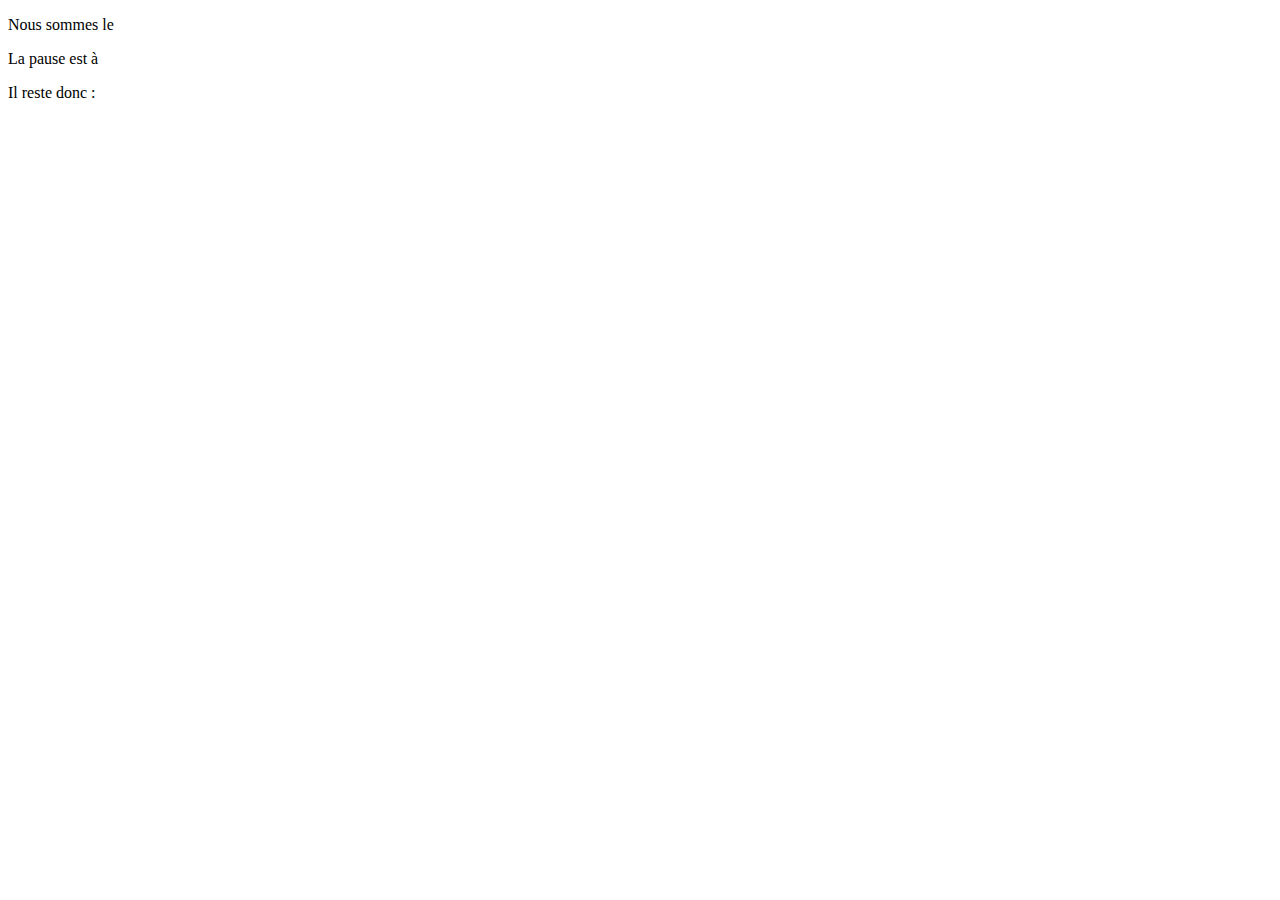
<file: Compte-a-rebours/index.html>
<!DOCTYPE HTML>
<html>
<head>
<script src="https://code.jquery.com/jquery-3.1.1.min.js" integrity="sha256-hVVnYaiADRTO2PzUGmuLJr8BLUSjGIZsDYGmIJLv2b8=" crossorigin="anonymous"></script>
</head>

<body>
<p> Nous sommes le <span class="today"></span> </p>
<p> La pause est à <span class="pause"></span> </p>
<p> Il reste donc <span class="min"></span>:<span class="sec"></span></p>


</body>

</html>


<script type="text/javascript">
var today = new Date
var pause = new Date(2017, 02, 27, 12, 30, 00)
var diff = pause - today
var sec, min, tmp

$('.today').text(today.toLocaleString())
$('.pause').text(pause.toLocaleString())

tmp = Math.floor(diff/1000)
sec = diff % 60
tmp = Math.floor((diff - sec)/60)
min = diff % 60

$('.min').text(min)
$('.sec').text(sec)

</script>
</file>
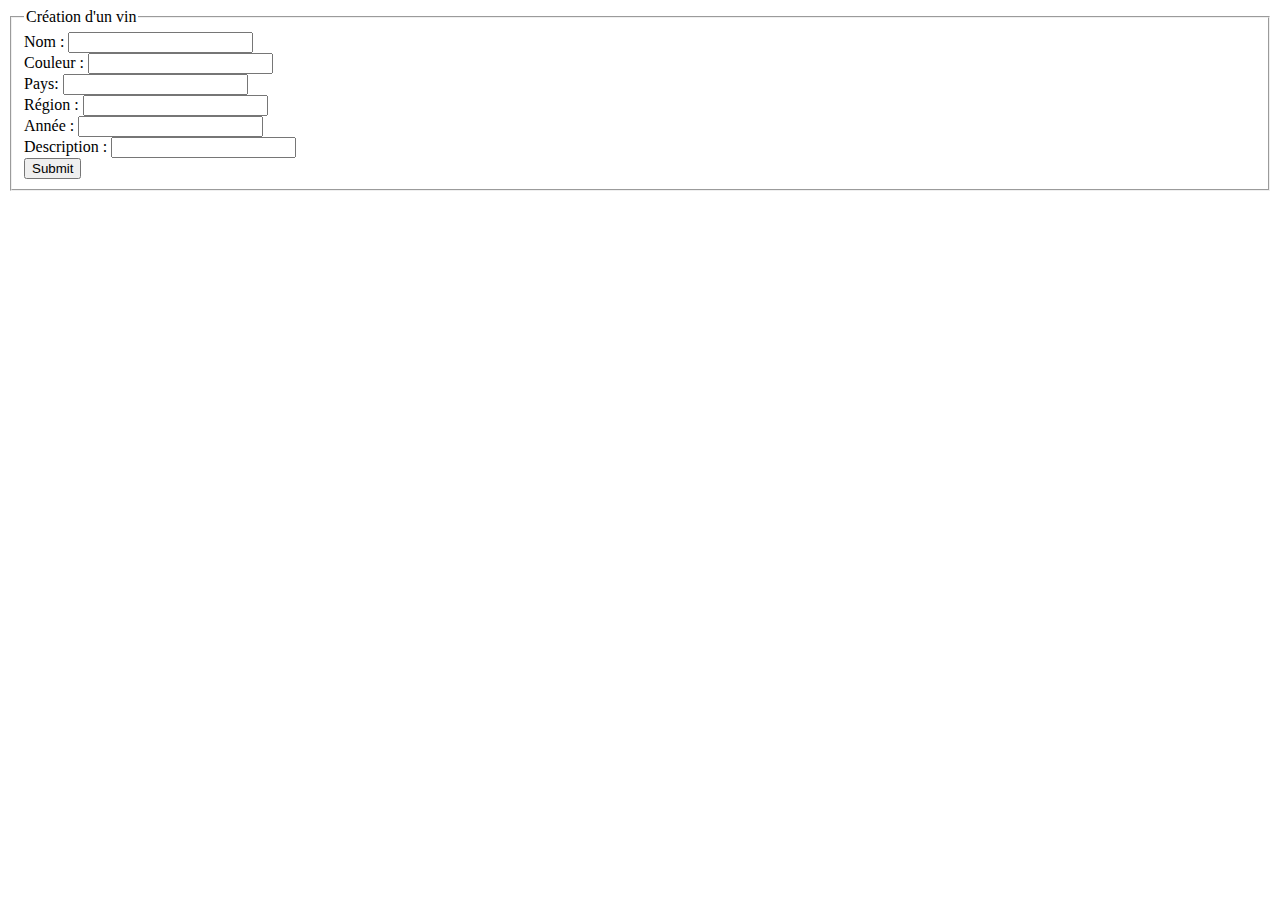
<file: FormAjax/index.html>
<!DOCTYPE html>
<html>
<head>
    <title>Formulaire validation</title>
    <script src="https://code.jquery.com/jquery-3.1.1.min.js" integrity="sha256-hVVnYaiADRTO2PzUGmuLJr8BLUSjGIZsDYGmIJLv2b8=" crossorigin="anonymous"></script>
    <meta charset='utf-8'>
</head>
<body>
    <form action="" method="POST" class="form">
      <fieldset>
        <legend> Création d'un vin </legend>
        <label for="name" >
            Nom :
            <input name="name" id="name" type="text">
        </label><br>
        <label for="grapes" >
            Couleur :
            <input name="grapes" id="grapes" type="text">
        </label><br>
        <label for="country" >
            Pays:
            <input name="country" id="country" type="text">
        </label><br>
        <label for="region" >
            Région :
            <input name="region" id="region" type="text">
        </label><br>
        <label for="year" >
            Année :
            <input name="year" id="year" type="text">
        </label><br>
        <label for="description" >
            Description :
            <input name="description" id="description" type="text">
        </label><br>
        <input type="submit">
      </fieldset>
    </form>
</body>
</html>

<script>
//post put delete
$(document).ready(function(){
  $('.form').on('submit', function(e){
    e.preventDefault();
    var nameP = $('#name').val()
    var grapesP = $('#grapes').val()
    var countryP = $('#country').val()
    var regionP = $('#region').val()
    var yearP= $('#year').val()
    var descriptionP = $('#description').val()
// CREATE WINE
 /*$.ajax({
      url: 'http://192.168.1.223/v1/wines',
      type: 'POST',
      data: {
        name: nameP,
        grapes: grapesP,
        country: countryP,
        region: regionP,
        year: yearP,
        description: descriptionP,
      },
      success: function(data){
        console.log(data)
      },
      error: function(err) {
        console.log("erreur")
      }
    })*/

 // ALL WINES
    $.ajax({
         url: 'http://192.168.1.223/v1/wines',
         type: 'GET',
         success: function(res){
           console.log(res)
         },
         error: function(err) {
           console.log("erreur")
         }
       })

//ONE WINE
      /*$.ajax({
            url: 'http://192.168.1.223/v1/wines/31',
            type: 'GET',
            success: function(res){
              console.log(res)
            },
            error: function(err) {
              console.log("erreur")
            }
          })*/

// DELETE WINE
/*$.ajax({
     url: 'http://192.168.1.223/v1/wines/31',
     type: 'DELETE',
     success: function(res){
       console.log(res)
     },
     error: function(err) {
       console.log("erreur")
     }
   })
*/

// UPDATE WINE
/*$.ajax({
     url: 'http://192.168.1.223/v1/wines/31',
     type: 'PUT',
     data: {
       name: nameP,
       grapes: grapesP,
       country: countryP,
       region: regionP,
       year: yearP,
       description: descriptionP,
     },
     success: function(res){
       console.log(res)
     },
     error: function(err) {
       console.log("erreur")
     }
   })*/


 })
})

</script>
</file>
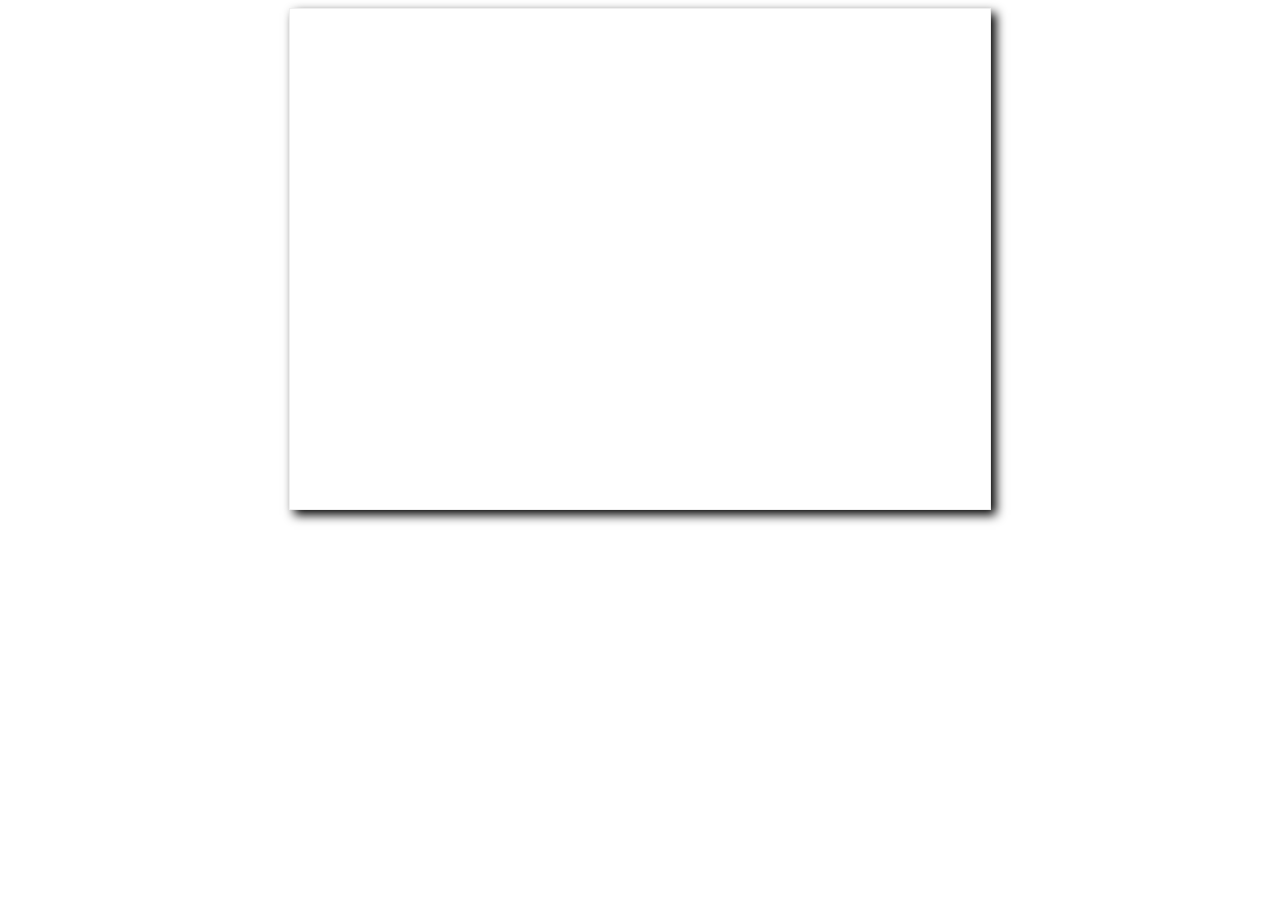
<file: Geolocalisation/index.html>
<!--https://snazzymaps.com/-->


<!-- Déclaration type HTML5 -->
<!DOCTYPE html>
<html lang="en">
 <head>
  <meta charset="utf-8" />
  <title>HTML5 Geolocation</title>
  <!-- Inclusion de l'API Google Maps -->
  <script src="http://maps.google.com/maps/api/js?sensor=true"></script>
  <script>

   // On vérifie si le navigateur supporte la géolocalisation
   if(navigator.geolocation) {

    function hasPosition(position) {
    // Instanciation
     var point = new google.maps.LatLng(position.coords.latitude, position.coords.longitude),

     custom = [{"stylers":[{"hue":"#ff61a6"},{"visibility":"on"},{"invert_lightness":true},{"saturation":40},{"lightness":10}]}]


     var customMap = new google.maps.StyledMapType(custom,{name: "Styled Map"});

     // Ajustage des paramètres
     myOptions = {
      zoom: 15,
      center: point,
      mapTypeId: google.maps.MapTypeId.ROADMAP,
     },



     // Envoi de la carte dans la div
     mapDiv = document.getElementById("mapDiv"),
     map = new google.maps.Map(mapDiv, myOptions),

     marker = new google.maps.Marker({
      position: point,
      map: map,
      // Texte du point
      title: "Vous êtes ici"
      });


      //Associate the styled map with the MapTypeId and set it to display.
      map.mapTypes.set('map_style', customMap);
      map.setMapTypeId('map_style');
    }
    navigator.geolocation.getCurrentPosition(hasPosition);
   }
  </script>
  <style>
   #mapDiv {
    /* Modifier la taille de la carte avec width et height */
    width:700px;
    height:500px;
    border:1px solid #efefef;
    margin:auto;
    -moz-box-shadow:5px 5px 10px #000;
    -webkit-box-shadow:5px 5px 10px #000;
   }
  </style>
 </head>

 <body>
  <!-- La carte sera chargée ici -->
  <div id="mapDiv"></div>
 </body>
</html>
</file>
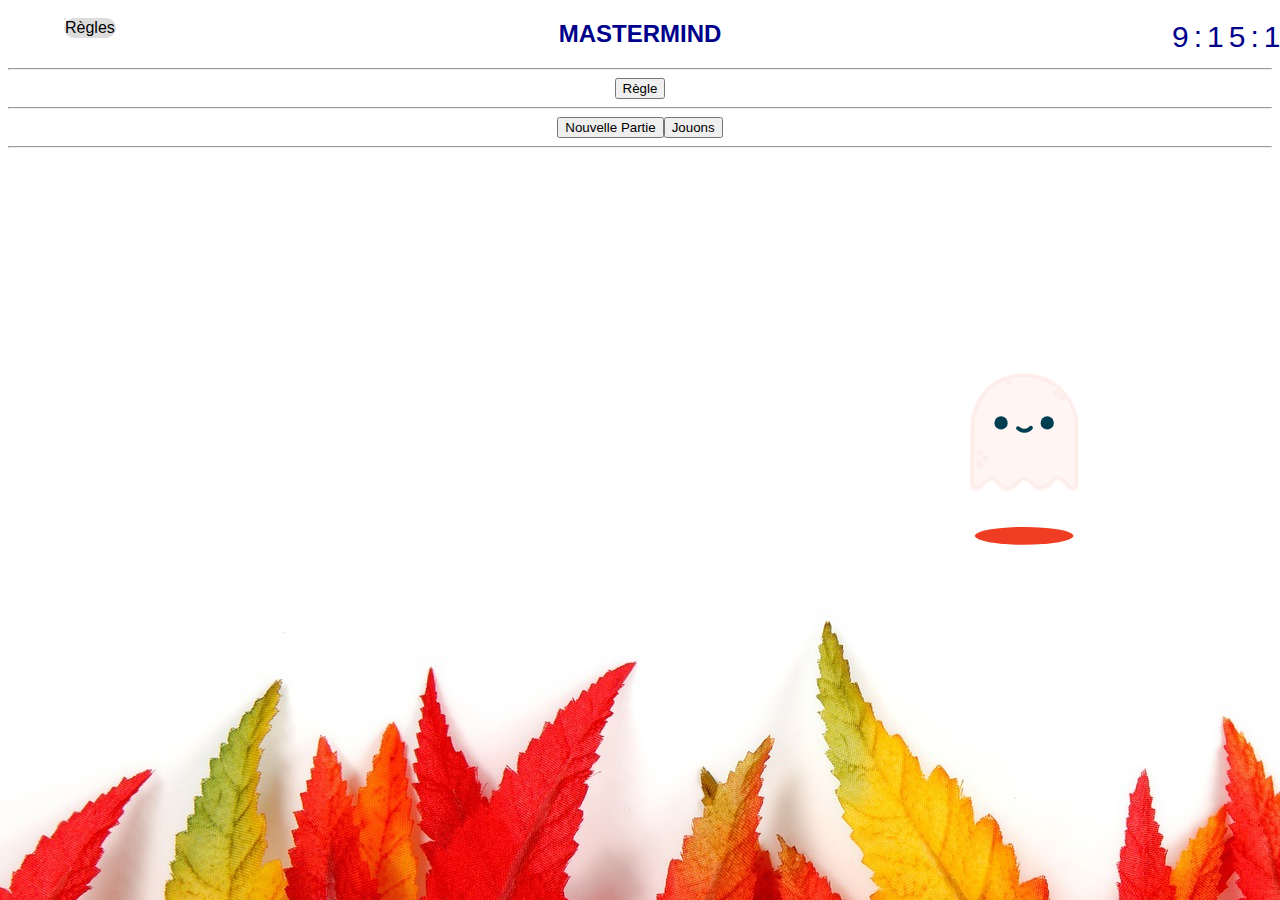
<file: MASTERMIND/index.html>
<!--https://snazzymaps.com/-->


<!-- Déclaration type HTML5 -->
<!DOCTYPE html>
<html lang="en">
 <head>
  <meta charset="utf-8" />
  <title>HTML5 MASTERMIND</title>
  <script src="https://code.jquery.com/jquery-3.1.1.min.js" integrity="sha256-hVVnYaiADRTO2PzUGmuLJr8BLUSjGIZsDYGmIJLv2b8=" crossorigin="anonymous"></script>
  <link rel="stylesheet" type="text/css" href="CSS_script/popup.css" />
  <link rel="stylesheet" type="text/css" href="CSS_script/desk.css" />
  <link rel="stylesheet" type="text/css" href="CSS_script/konami.css" />

  <script type="text/javascript">
			window.onload = function(){
				snow.init(10);
			};
		</script>
 </head>

 <body style="text-align:center">

<h2>MASTERMIND</h2>
<hr>
<!-- Trigger/Open The Modal -->
<button id="myBtn">Règle</button>
<hr>
<!-- The Modal -->
<div id="myModal" class="modal">

  <!-- Modal content -->
  <div class="modal-content">
    <div class="modal-header">
      <span class="close">&times;</span>
      <h2>Si vous êtes comme moi, vous ne connaissez pas les règles ... Régalez-vous !</h2>
    </div>
    <div class="modal-body">
      <p>Qui n’a jamais joué au Mastermind ? Rien de tel pour faire travailler ses neurones que de rechercher la bonne combinaison des pions de couleurs ! Petit retour sur la règle du jeu.</p>
      <p>Le Mastermind est un jeu de logique et de déduction qui repose sur un principe très simple : retrouver une combinaison de 4 pions (parmi 8 couleurs possibles) en moins de 10 essais.
<hr>
Ce jeu de société, où les deux adversaires jouent à tour de rôle, est accessible à tous à partir de 7 ans. Il constitue même un excellent exercice pour entretenir sa mémoire et ses capacités de réflexion à tout âge.</p>
  <p>Le but du Mastermind est de découvrir en moins de 10 essais une combinaison de 4 billes de couleurs parmi 8 couleurs possibles.

A chaque essai, le joueur reçoit des indications sur les couleurs et les emplacements qu’il a choisis :<ul style="list-style-type:disc">
<li>un pion noir (ou rouge) indique une bille bien placée</li>
<li>un pion blanc indique une bille de la bonne couleur mais mal placée.</li>
</ul>
<hr>
La stratégie consiste à choisir les couleurs et leur emplacement en fonction des coups précédents. Le but est d’obtenir le plus d’informations et de se rapprocher le plus rapidement possible de la solution puisque le nombre de propositions est limité.
<hr>
A noter : on peut accroître la difficulté du jeu en autorisant plusieurs pions de la même couleur ou l'absence d'un ou plusieurs pion(s) dans la combinaison à découvrir.<p>
    </div>
    <div class="modal-footer">
      <h3> !! A votre service !! </h3>
    </div>
  </div>
</div>
<!----------------------------------------Développement----MASTERMIND--------------------------------------------->

<button type="button" onclick="NewGame()" id="btnNewGame">Nouvelle Partie</button><button type="button" onclick="showDesk()" id="btnPlay">Jouons</button>
<hr>
<div id="konami"></div>
<br><br><br><div id="desk"></div>
<div id="resultGame"></div>

 <a class="info">Règles<span>
   <h2>Si vous êtes comme moi, vous ne connaissez pas les règles ... Régalez-vous !</h2><hr>
   <p>Qui n’a jamais joué au Mastermind ? Rien de tel pour faire travailler ses neurones que de rechercher la bonne combinaison des pions de couleurs ! Petit retour sur la règle du jeu.</p>
   <p>Le Mastermind est un jeu de logique et de déduction qui repose sur un principe très simple : retrouver une combinaison de 4 pions (parmi 8 couleurs possibles) en moins de 10 essais.
<hr>
Ce jeu de société, où les deux adversaires jouent à tour de rôle, est accessible à tous à partir de 7 ans. Il constitue même un excellent exercice pour entretenir sa mémoire et ses capacités de réflexion à tout âge.</p>
<p>Le but du Mastermind est de découvrir en moins de 10 essais une combinaison de 4 billes de couleurs parmi 8 couleurs possibles.

A chaque essai, le joueur reçoit des indications sur les couleurs et les emplacements qu’il a choisis :<ul style="list-style-type:disc">
<li>un pion noir (ou rouge) indique une bille bien placée</li>
<li>un pion blanc indique une bille de la bonne couleur mais mal placée.</li>
</ul>
<hr>
La stratégie consiste à choisir les couleurs et leur emplacement en fonction des coups précédents. Le but est d’obtenir le plus d’informations et de se rapprocher le plus rapidement possible de la solution puisque le nombre de propositions est limité.
<hr>
A noter : on peut accroître la difficulté du jeu en autorisant plusieurs pions de la même couleur ou l'absence d'un ou plusieurs pion(s) dans la combinaison à découvrir.<p>
 </span></a>




<div class="container">
<svg class="ghost" version="1.1" id="Layer_1" xmlns="http://www.w3.org/2000/svg" xmlns:xlink="http://www.w3.org/1999/xlink" x="0px" y="0px"
	 width="127.433px" height="132.743px" viewBox="0 0 127.433 132.743" enable-background="new 0 0 127.433 132.743"
	 xml:space="preserve">
<path fill="#FFF6F4" d="M116.223,125.064c1.032-1.183,1.323-2.73,1.391-3.747V54.76c0,0-4.625-34.875-36.125-44.375
	s-66,6.625-72.125,44l-0.781,63.219c0.062,4.197,1.105,6.177,1.808,7.006c1.94,1.811,5.408,3.465,10.099-0.6
	c7.5-6.5,8.375-10,12.75-6.875s5.875,9.75,13.625,9.25s12.75-9,13.75-9.625s4.375-1.875,7,1.25s5.375,8.25,12.875,7.875
	s12.625-8.375,12.625-8.375s2.25-3.875,7.25,0.375s7.625,9.75,14.375,8.125C114.739,126.01,115.412,125.902,116.223,125.064z"/>
<circle fill="#013E51" cx="86.238" cy="57.885" r="6.667"/>
<circle fill="#013E51" cx="40.072" cy="57.885" r="6.667"/>
<path fill="#013E51" d="M71.916,62.782c0.05-1.108-0.809-2.046-1.917-2.095c-0.673-0.03-1.28,0.279-1.667,0.771
	c-0.758,0.766-2.483,2.235-4.696,2.358c-1.696,0.094-3.438-0.625-5.191-2.137c-0.003-0.003-0.007-0.006-0.011-0.009l0.002,0.005
	c-0.332-0.294-0.757-0.488-1.235-0.509c-1.108-0.049-2.046,0.809-2.095,1.917c-0.032,0.724,0.327,1.37,0.887,1.749
	c-0.001,0-0.002-0.001-0.003-0.001c2.221,1.871,4.536,2.88,6.912,2.986c0.333,0.014,0.67,0.012,1.007-0.01
	c3.163-0.191,5.572-1.942,6.888-3.166l0.452-0.453c0.021-0.019,0.04-0.041,0.06-0.061l0.034-0.034
	c-0.007,0.007-0.015,0.014-0.021,0.02C71.666,63.771,71.892,63.307,71.916,62.782z"/>
<circle fill="#FCEFED" stroke="#FEEBE6" stroke-miterlimit="10" cx="18.614" cy="99.426" r="3.292"/>
<circle fill="#FCEFED" stroke="#FEEBE6" stroke-miterlimit="10" cx="95.364" cy="28.676" r="3.291"/>
<circle fill="#FCEFED" stroke="#FEEBE6" stroke-miterlimit="10" cx="24.739" cy="93.551" r="2.667"/>
<circle fill="#FCEFED" stroke="#FEEBE6" stroke-miterlimit="10" cx="101.489" cy="33.051" r="2.666"/>
<circle fill="#FCEFED" stroke="#FEEBE6" stroke-miterlimit="10" cx="18.738" cy="87.717" r="2.833"/>
<path fill="#FCEFED" stroke="#FEEBE6" stroke-miterlimit="10" d="M116.279,55.814c-0.021-0.286-2.323-28.744-30.221-41.012
	c-7.806-3.433-15.777-5.173-23.691-5.173c-16.889,0-30.283,7.783-37.187,15.067c-9.229,9.736-13.84,26.712-14.191,30.259
	l-0.748,62.332c0.149,2.133,1.389,6.167,5.019,6.167c1.891,0,4.074-1.083,6.672-3.311c4.96-4.251,7.424-6.295,9.226-6.295
	c1.339,0,2.712,1.213,5.102,3.762c4.121,4.396,7.461,6.355,10.833,6.355c2.713,0,5.311-1.296,7.942-3.962
	c3.104-3.145,5.701-5.239,8.285-5.239c2.116,0,4.441,1.421,7.317,4.473c2.638,2.8,5.674,4.219,9.022,4.219
	c4.835,0,8.991-2.959,11.27-5.728l0.086-0.104c1.809-2.2,3.237-3.938,5.312-3.938c2.208,0,5.271,1.942,9.359,5.936
	c0.54,0.743,3.552,4.674,6.86,4.674c1.37,0,2.559-0.65,3.531-1.932l0.203-0.268L116.279,55.814z M114.281,121.405
	c-0.526,0.599-1.096,0.891-1.734,0.891c-2.053,0-4.51-2.82-5.283-3.907l-0.116-0.136c-4.638-4.541-7.975-6.566-10.82-6.566
	c-3.021,0-4.884,2.267-6.857,4.667l-0.086,0.104c-1.896,2.307-5.582,4.999-9.725,4.999c-2.775,0-5.322-1.208-7.567-3.59
	c-3.325-3.528-6.03-5.102-8.772-5.102c-3.278,0-6.251,2.332-9.708,5.835c-2.236,2.265-4.368,3.366-6.518,3.366
	c-2.772,0-5.664-1.765-9.374-5.723c-2.488-2.654-4.29-4.395-6.561-4.395c-2.515,0-5.045,2.077-10.527,6.777
	c-2.727,2.337-4.426,2.828-5.37,2.828c-2.662,0-3.017-4.225-3.021-4.225l0.745-62.163c0.332-3.321,4.767-19.625,13.647-28.995
	c3.893-4.106,10.387-8.632,18.602-11.504c-0.458,0.503-0.744,1.165-0.744,1.898c0,1.565,1.269,2.833,2.833,2.833
	c1.564,0,2.833-1.269,2.833-2.833c0-1.355-0.954-2.485-2.226-2.764c4.419-1.285,9.269-2.074,14.437-2.074
	c7.636,0,15.336,1.684,22.887,5.004c26.766,11.771,29.011,39.047,29.027,39.251V121.405z"/>
</svg>



  <p class="shadowFrame"><svg version="1.1" class="shadow" id="Layer_1" xmlns="http://www.w3.org/2000/svg" xmlns:xlink="http://www.w3.org/1999/xlink" x="61px" y="20px"
	 width="122.436px" height="39.744px" viewBox="0 0 122.436 39.744" enable-background="new 0 0 122.436 39.744"
	 xml:space="preserve">
<ellipse fill="#EF3D23" cx="61.128" cy="19.872" rx="49.25" ry="8.916"/>
    </svg></p>
</div>






<div id="horloge"></div>



 </body>
</html>

<script> // SCRIPT POPUP ///

// Get the modal
var modal = document.getElementById('myModal');
// Get the button that opens the modal
var btn = document.getElementById("myBtn");
// Get the <span> element that closes the modal
var span = document.getElementsByClassName("close")[0];
// When the user clicks the button, open the modal
btn.onclick = function() {
    modal.style.display = "block";
}
// When the user clicks on <span> (x), close the modal
span.onclick = function() {
    modal.style.display = "none";
}
// When the user clicks anywhere outside of the modal, close it
window.onclick = function(event) {
    if (event.target == modal) {
        modal.style.display = "none";
    }
}
</script>

<script>
var idCode = 0;
var cleaner = 1;
var cheatCode = ['ArrowUp', 'ArrowUp', 'ArrowDown', 'ArrowDown', 'ArrowLeft', 'ArrowRight', 'ArrowLeft', 'ArrowRight', 'b','a'];

$( document ).ready(function(){
    $(document).on('keyup', function(event){
        if (event.key == cheatCode[idCode]){
            idCode++;
        }else{
            idCode = 0;
            $( "#konami" ).hide();
        }
        if (idCode == 10){
            console.log('tu as trouvé le code secret !!!');
            $('#konami').text('CHEAT CODE:').show();
            $("#konami").append($("<table id='tableKonami'>"));
            $('<tr id="trKonami">').append($('<td id="tdKonami">'), $('<td id="tdKonami">'), $('<td id="tdKonami">'), $('<td id="tdKonami">')).appendTo("#konami table").find('td').css('background-color', function(i, v){
              return colorGame[i];
            });
        }
    })
});
</script>



<script> // SCRIPT DESK //
var cpt = 0;
var colorPlayer = [];
var check = 0;
var color = ['rgb(0, 0, 255)', 'rgb(255, 0, 0)', 'rgb(0, 255, 0)', 'rgb(255, 255, 0)', 'rgb(255, 128, 0)', 'rgb(0, 0, 0)', 'rgb(127, 0, 255)', 'rgb(255, 51, 153)'];
var colorGame = [];
for (var i = 0; i < 4; i++) {
  colorGame.push(color[Math.floor(Math.random() * color.length)]);
}

/*console.log("------------------------------------------------------------------");
console.log("CHEAT CODE: ");
console.log(colorGame);
console.log("------------------------------------------------------------------");*/

function changeColor(){   // CHANGEMENT DE LA COULEUR
  $('#desk td').on('click', function(){
    var index = 0;
    var colorselected = $(this).css('background-color')
    for(let c = 0; c < color.length; c++){
      var index = color.indexOf(colorselected)
      //console.log("index : " + index)
      if(index == 7 ){
        index = index % 7
        $(this).css('background-color', color[index]);
      }else{
        $(this).css('background-color', color[index + 1])
      }
    }
  })
}



//Toutes les autres fois, le bouton récupèrement les tr:nth-last-child(2) <=> la ligne du dessus
  var btn = $('<button id="btnValider">').text('Valider').on('click',function(){
    colorPlayer = [] //Réinitialisation du tableau de couleur précédemment rentré
    //$('#desk tr:last-child td').off('click');
    $('#desk tr:nth-last-child(1)').each(function() {
      $(this).find('td').each (function() {
        colorPlayer.push($(this).css('background-color'))
      });
        //console.log("colorPlayer : " + colorPlayer)
    })
    testColor(colorGame, colorPlayer)
  });

  $('#btnNewGame').hide();

function NewGame(){
  location.reload();
}
setTimeout(function(){init()}, 1000);
function init(){
  //showDesk();;
}

function showDesk() {
  $('#btnPlay').hide();
  $('#btnNewGame').show();
  $('#desk').empty();
  $('#konami').empty();
  $('#resultGame').empty();

  $('#desk').text("Grille de Jeu : ");
  $("#desk").append($("<table>"));
  // CREATION TABLEAU
  $('<tr>').append($('<td>')).append($('<td>')).append($('<td>')).append($('<td>')).append(btn).appendTo("#desk table");
  changeColor();
}

function showNewLine() {
  // CREATION NOUVELLE LIGNE
  $('<tr>').append($('<td>')).append($('<td>')).append($('<td>')).append($('<td>')).append(btn).appendTo("#desk table");
  changeColor();
  check++;
}

function testColor(colorGame, colorPlayer){
  if ($(colorGame).not(colorPlayer).length === 0 && $(colorPlayer).not(colorGame).length === 0) {
    //console.log("GAGNE !");
    $("button").remove("#btnValider");
    cpt++;
    $('#resultGame').text("Bravo tu viens de gagner en "+ cpt +" coups !");
    //setTimeout(function(){location.reload()}, 2500)
  }
  else{
    if (check < 9) {
      for(let c = 0; c < colorGame.length; c++){
        if(colorGame[c] == colorPlayer[c]){
          $('#desk tr:last-child').append("<div id='red'>")
        }else if($.inArray(colorPlayer[c], colorGame) !== -1){ // -1 : not found
          $('#desk tr:last-child').append("<div id='white'>")
        }
      }
      cpt++;
      showNewLine();
    }
    else {
    //console.log("PERDU !");
    $("button").remove("#btnValider");
     $('#resultGame').text("Va mourir avec des licornes !");
     //setTimeout(function(){location.reload()}, 4000)
    }
  }
}
</script>



<script> // HORLOGE
window.onload=function() {
  horloge('horloge');
};

function horloge(el) {
  if(typeof el=="string") { el = document.getElementById(el); }
  function actualiser() {
    var date = new Date();
    var str = "";
    str += "<div class='hoursandmin'><span class='hours'>" + date.getHours() + "</span>" + ":<span class='min'>" + (date.getMinutes()<10?'0':'')+date.getMinutes() + "</span>" + ":<span class='sec'>" + date.getSeconds() + "</span></div>";
    el.innerHTML = str;
  }
  actualiser();
  setInterval(actualiser,1000);
}
</script>
</file>
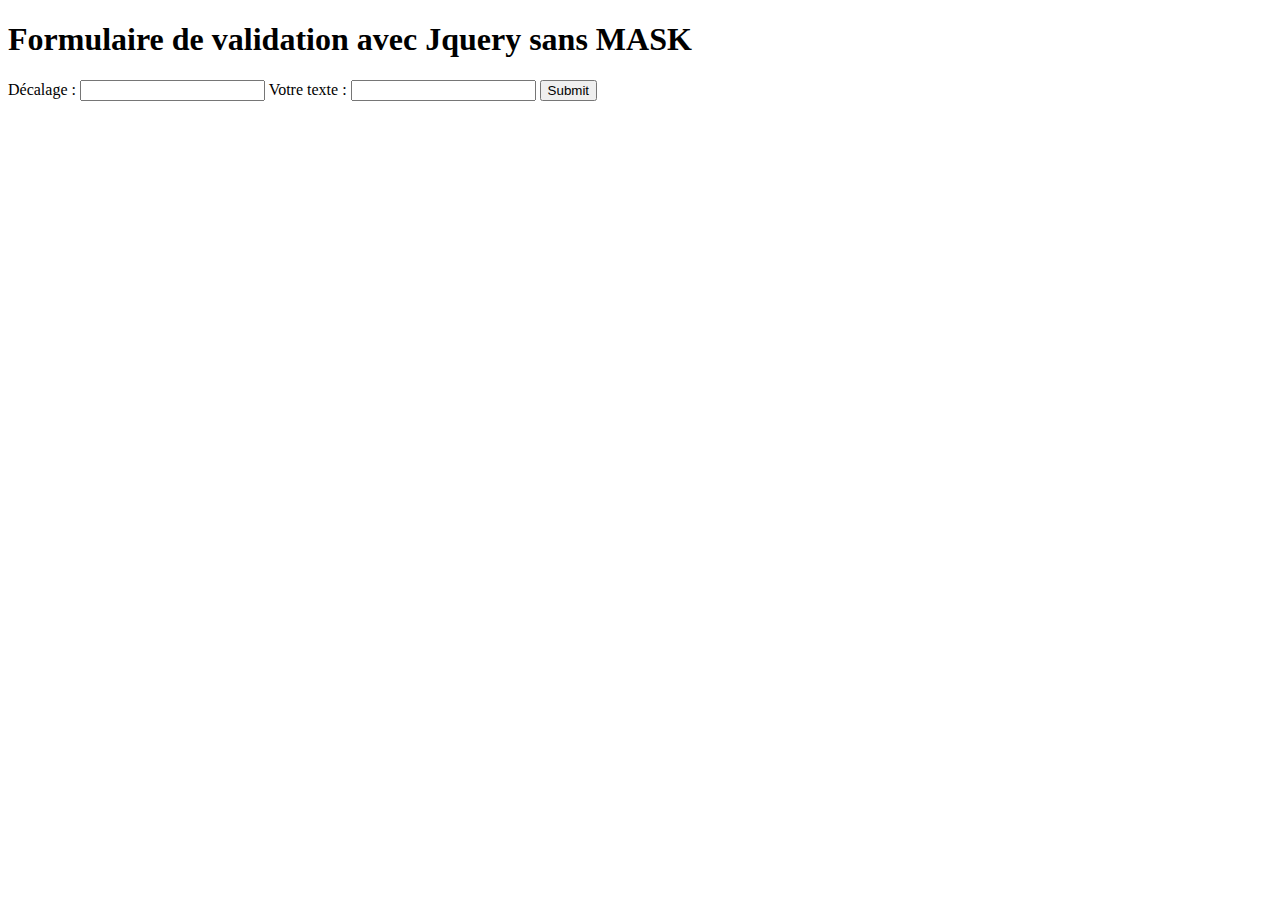
<file: [TP]FORMULAIRE/SANS_MASK/index.html>
<!DOCTYPE html>
<html>
<head>
    <title>Formulaire validation sans MASK</title>
    <script src="https://code.jquery.com/jquery-3.1.1.min.js" integrity="sha256-hVVnYaiADRTO2PzUGmuLJr8BLUSjGIZsDYGmIJLv2b8=" crossorigin="anonymous"></script>
    <meta charset='utf-8'>
</head>
<body>
  <h1> Formulaire de validation avec Jquery sans MASK</h1>
    <form action="" method="POST" class="form">
        <label for="decalage" >
            Décalage :
            <input name="decalage" id="decalage" type="text">
        </label>
        <label for="texte" >
            Votre texte :
            <input name="texte" id="texte" type="text">
        </label>
        <input type="submit">
    </form>
    <p id="cesar" style="display: none;"> En cryptage césar, votre texte devient :  <span style="display: none; font-weight: bold; " id="newletter"></span> </p>
</body>
</html>


<script>
$(document).ready(function() {

  var alphabet = ['a', 'b', 'c', 'd', 'e', 'f', 'g', 'h', 'i', 'j', 'k', 'l', 'm', 'n', 'o', 'p', 'q', 'r', 's', 't', 'u', 'v', 'w', 'x', 'y', 'z' ];
  $('.form').on('submit', function(e) {
      e.preventDefault(); //Empêche par défaut l'envoi du formulaire
      if($('#decalage').val() != ""){
        if(isNaN($('#decalage').val()) == false){
          if($('#texte').val() != "" && isNaN($('#texte').val()) == true ){

          //this.submit() //Envoi du formulaire

//Cryptage CESAR
            var decalage = parseInt($('#decalage').val())
            var texte = $('#texte').val()
            texte = texte.toLowerCase();
            var newtext = $('#newletter').val()

            for(let i = 0; i < $('#texte').val().length; i++){
              var index = alphabet.indexOf(texte[i])
              if((index + decalage) > 25 ){
                var newindex = (index + decalage) % 26
                newtext += alphabet[newindex]
              }else
                newtext += alphabet[index + decalage]
            }
            $('#cesar').show()
            $('#newletter').text(newtext)
            $('#newletter').show()

          }else{
            window.alert('Le texte doit être non nul et ne doit pas être un nombre')
          }
        }else{
          window.alert('Le décalage doit être un nombre')
        }
      }else{
        window.alert('Remplissez le décalage !')
      }
  })
})
</script>
</file>
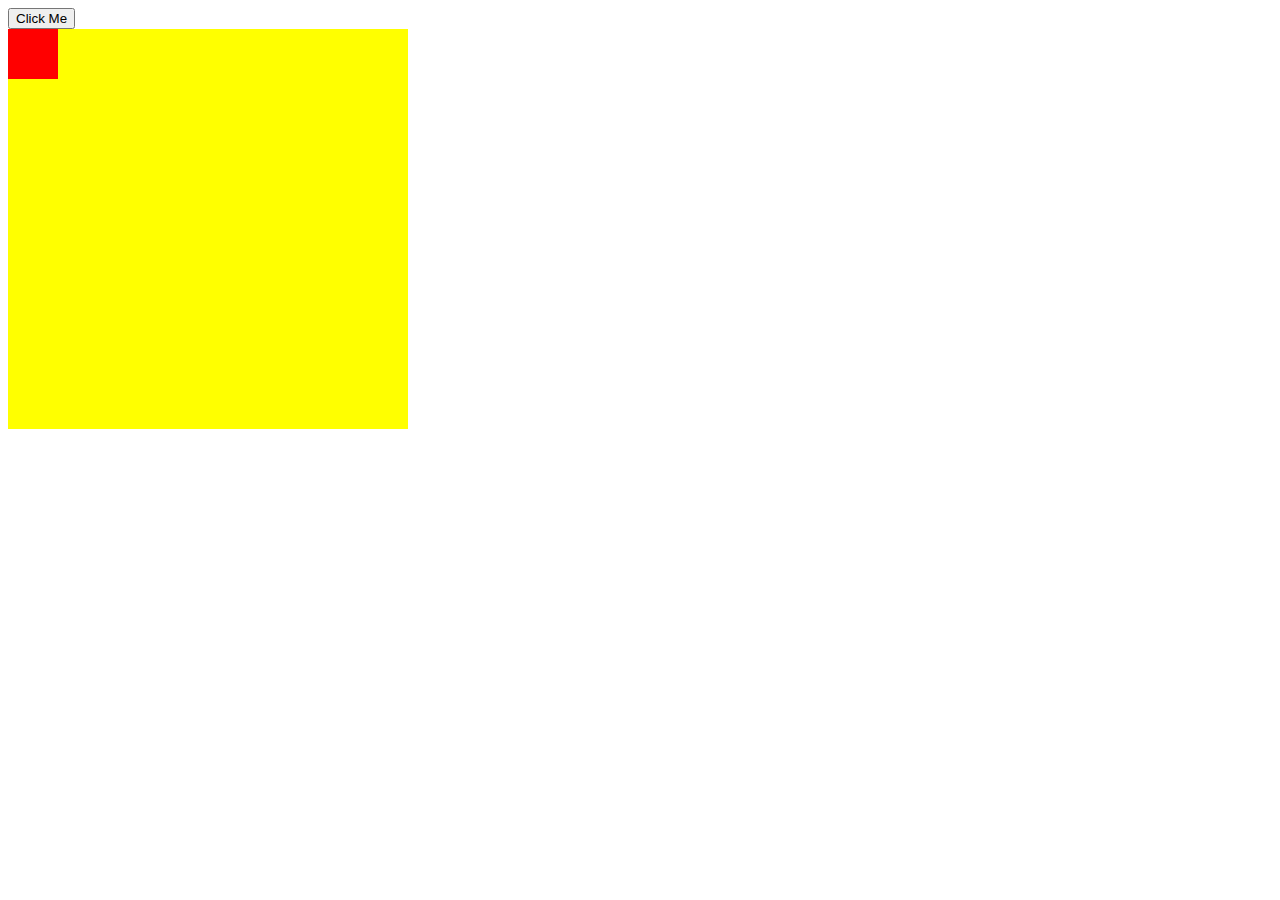
<file: Animations/essai_3/index.html>
<!DOCTYPE html>
<html>
<head>
<script src="https://code.jquery.com/jquery-3.1.1.min.js" integrity="sha256-hVVnYaiADRTO2PzUGmuLJr8BLUSjGIZsDYGmIJLv2b8=" crossorigin="anonymous"></script>
</head>

<style>
    #container {
          width: 400px;
          height: 400px;
          position: relative;
          background: yellow;
    }
    #animate {
          width: 50px;
          height: 50px;
          position: absolute;
          background: red;
    }
</style>
<body>
    <button onclick="myMove()">Click Me</button>

    <div id ="container">
        <div id ="animate"></div>
    </div>
</body>
</html>

<script type='text/javascript'>
function myMove() {
  var elem = document.getElementById("animate");
  var pos = 0;
  var id = setInterval(frame, 5);
  function frame() {
    if (pos == 350) {
      clearInterval(id);
    } else {
      pos++;
      elem.style.top = pos + 'px';
      elem.style.left = pos + 'px';
    }
  }
}
</script>
</file>
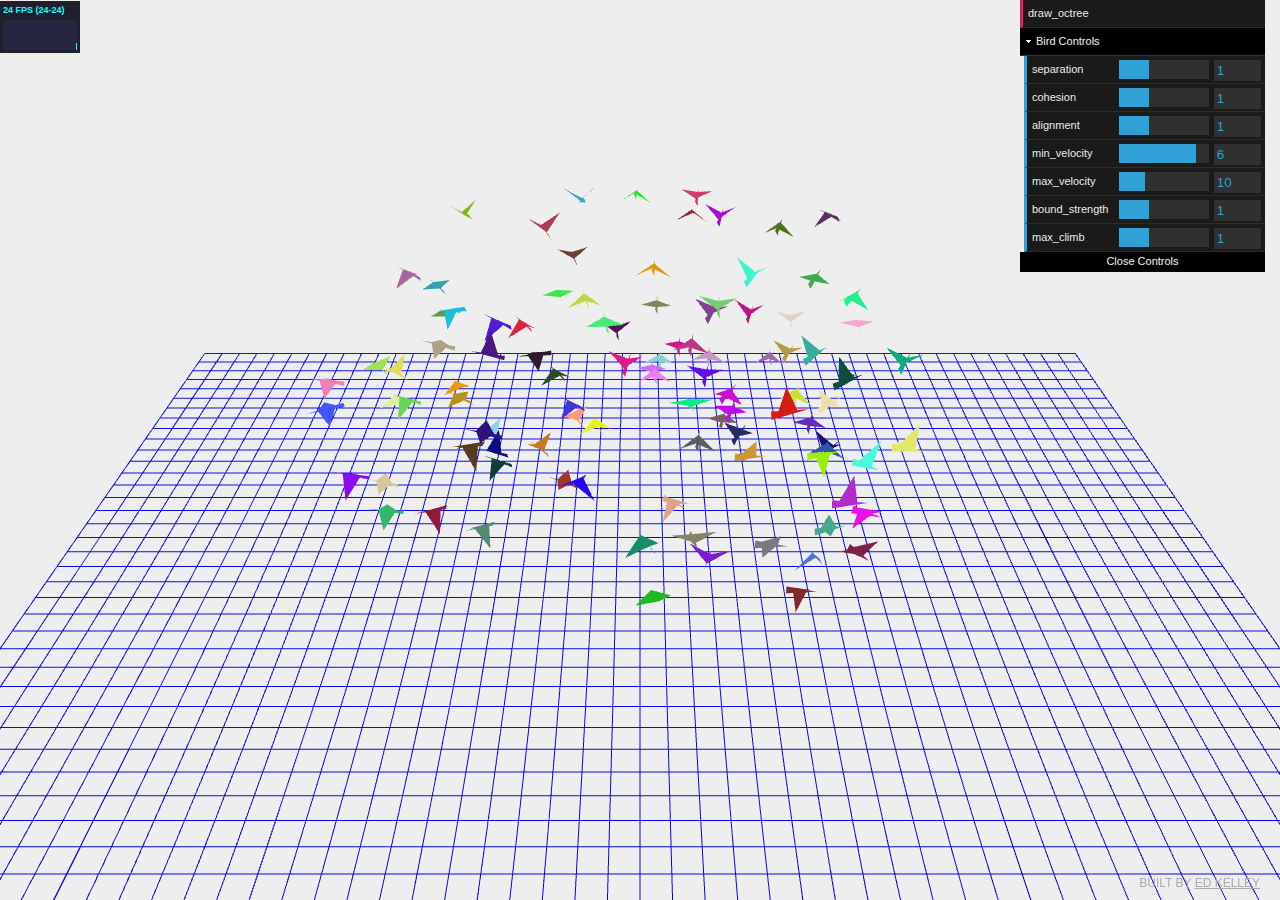
<file: Animations/essai_1/Flocking-master/index.html>
<!DOCTYPE html>

<html>

<head>
	<title>Flocking</title>
	<meta name="description" content="An interactive simulation of flocking behavior in birds. Based on the 1986 paper by Craig Reynolds. Change the behavior of the flock by adjusting different parameters.">
	<link rel="shortcut icon" href="/favicon.ico" type="image/x-icon">
	<link rel="icon" href="/favicon.ico" type="image/x-icon">

	<style>
		* { margin: 0; padding: 0; }
		
		#footnote {
			position: absolute;
			bottom:10px;
			right: 20px;
			width: 100%;
			font-family: sans-serif;
			color: #AAAAAA;
			font-size: 12px;
			text-align: right;
		}
		#footnote a {
			color: #AAAAAA;
		}
	</style>

	<script type="text/javascript" src="js/underscore.js"></script>
	<script type="text/javascript" src="js/three.min.js"></script>
	<script type="text/javascript" src="js/TrackballControls.js"></script>
	<script type="text/javascript" src="js/THREEx.KeyboardState.js"></script>
	<script type="text/javascript" src="js/ThreeOctree.js"></script>
	<script type="text/javascript" src="js/jshashtable-2.1.js"></script>
	<script type="text/javascript" src="js/stats.js"></script>
	<script type="text/javascript" src="js/dat.gui.min.js"></script>
	<script type="text/javascript" src="js/Detector.js"></script>




	<!-- Game Javascript -->
	<script type="text/javascript" src="js/bird_object.js"></script>
	<script type="text/javascript" src="js/bird.js"></script>
	<script type="text/javascript" src="js/flock.js"></script>
	<script type="text/javascript" src="js/world.js"></script>
<!-- 	// <script type="text/javascript" src="js/flock.js"></script>
	// <script type="text/javascript" src="js/bird.js"></script>
	// <script type="text/javascript" src="js/building.js"></script> -->

</head>

<body style="overflow:hidden;">
	<div id="footnote" style="z-index: 3">BUILT BY <a href="http://edkelleyv.com">ED KELLEY</a></div>
</body>

	<script>
	if ( ! Detector.webgl ) Detector.addGetWebGLMessage();
	</script>
	
	<script>
  (function(i,s,o,g,r,a,m){i['GoogleAnalyticsObject']=r;i[r]=i[r]||function(){
  (i[r].q=i[r].q||[]).push(arguments)},i[r].l=1*new Date();a=s.createElement(o),
  m=s.getElementsByTagName(o)[0];a.async=1;a.src=g;m.parentNode.insertBefore(a,m)
  })(window,document,'script','//www.google-analytics.com/analytics.js','ga');

  ga('create', 'UA-38517102-3', 'ekelleyv.github.io');
  ga('send', 'pageview');

</script>

</html>
</file>
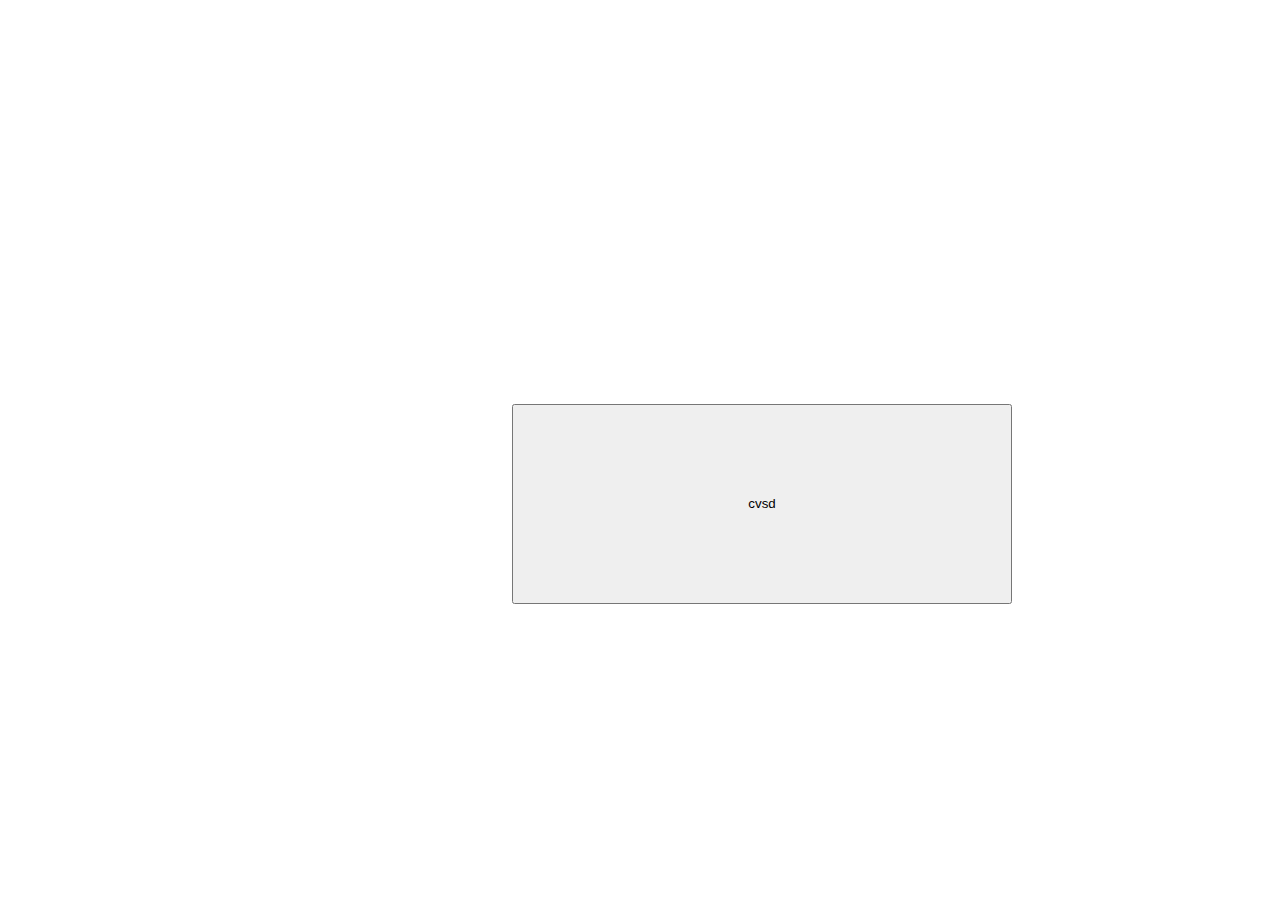
<file: Animations/essai_4/camcam/cambase.html>
<!DOCTYPE html> 
<html lang="en">
<head>
    <title>HTML5 Camera</title> 
    <meta charset="utf-8">
    <meta name="viewport" content="width=device-width, user-scalable=yes">
    	
	<script type="text/javascript">
	
	function init() {

		video = document.getElementById('sourcevid');
		
		
		if (navigator.getUserMedia) {
			
			navigator.getUserMedia('video', successCallback, errorCallback);
			
			function successCallback(stream) {
				video.src = stream;
				video.play();
			}
			function errorCallback(error) {
				alert('code erreur: [' + error.code + ']');
				return;
			}	
		}
		
		
		else if (navigator.mozGetUserMedia) {
			
			window.navigator.mozGetUserMedia({video:true},
			
			function (stream) {
				video.mozSrcObject = stream;
				video.play();
			},

			function (error) {
				alert('code erreur: [' + error.code + ']');
				return;
			})
		}


		else if (navigator.webkitGetUserMedia) {

			window.navigator.webkitGetUserMedia({video: true},
			
			function (stream) {
				
				video.src = window.webkitURL.createObjectURL(stream);
				video.play();
			},
			function (error) {
				alert('code erreur: [' + error.code + ']');
				return;
			})
		}

	}

</script>
	
</head>

<body>

<video id="sourcevid" autoplay="true" height='500' width='500'></video>
		
<button onclick='init()' style='height:200px;width:500px;margin:auto'>cvsd</button>
</body>
</html>
</file>
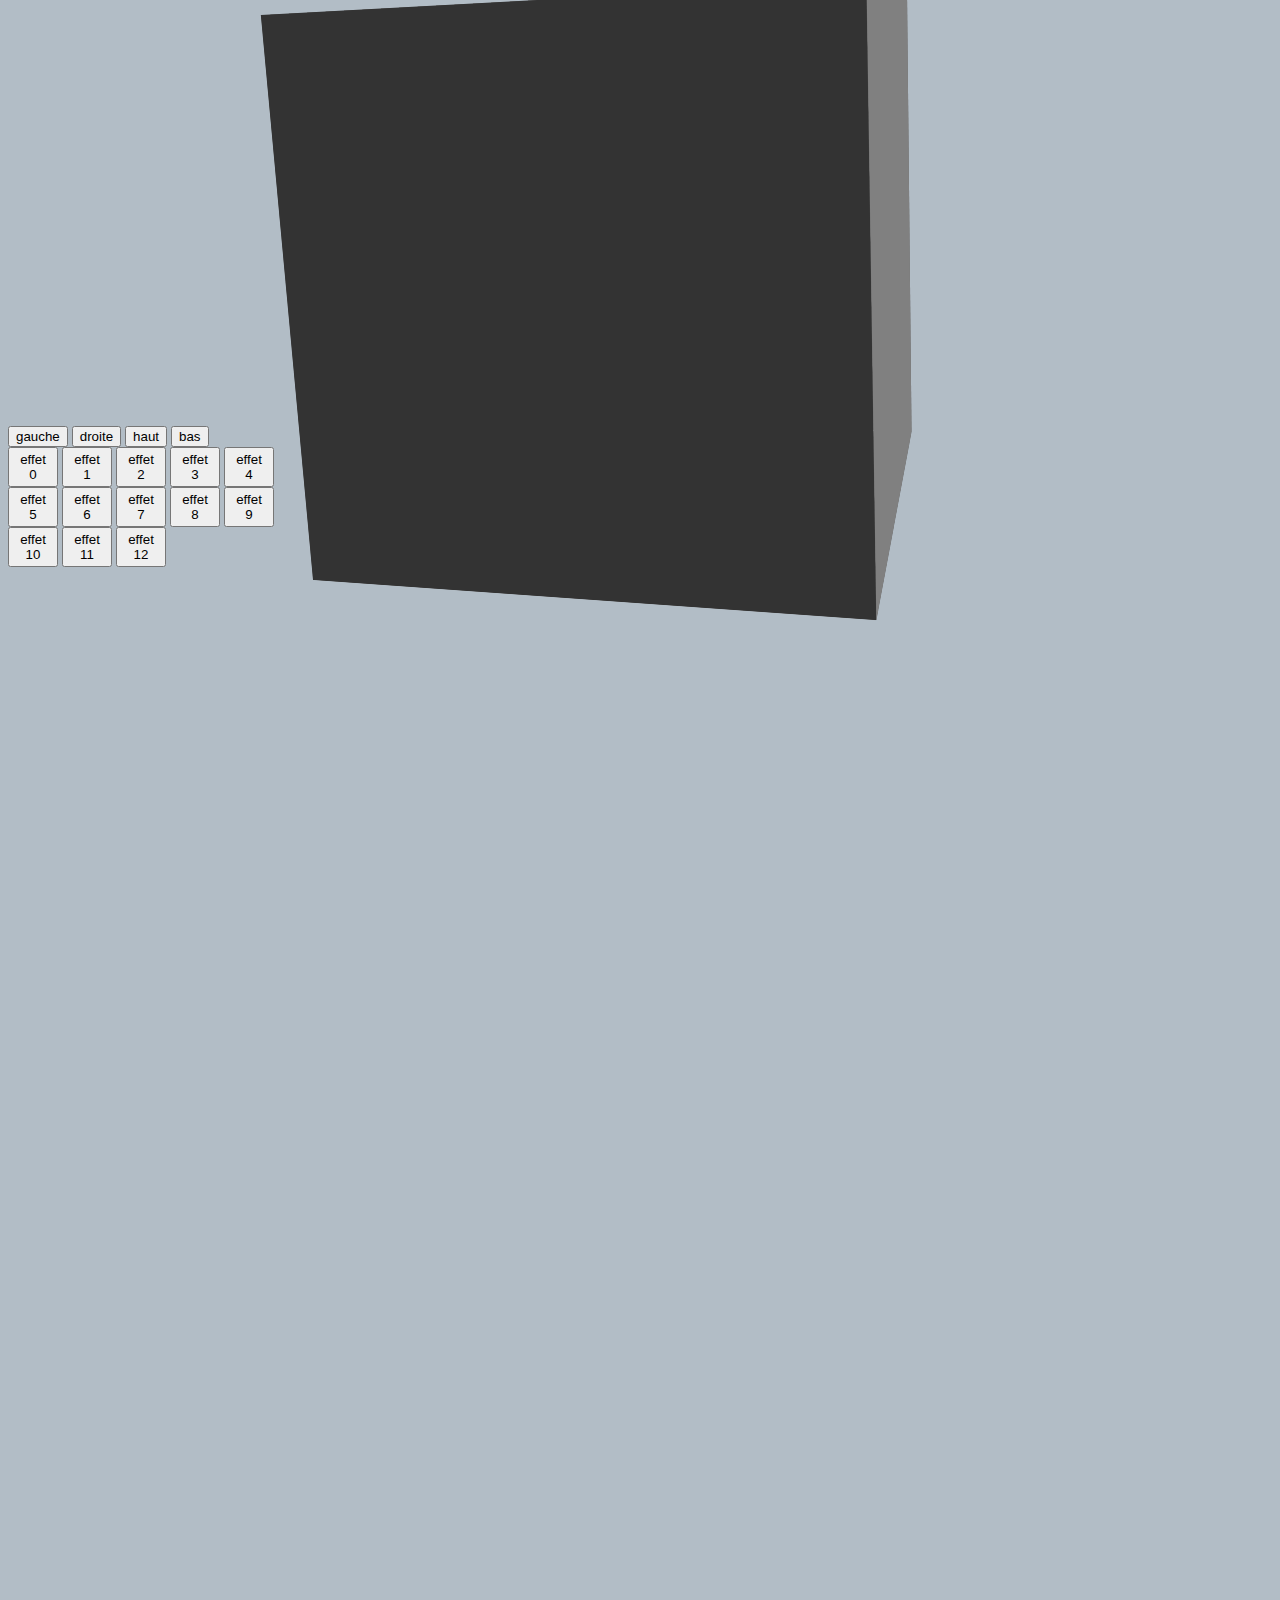
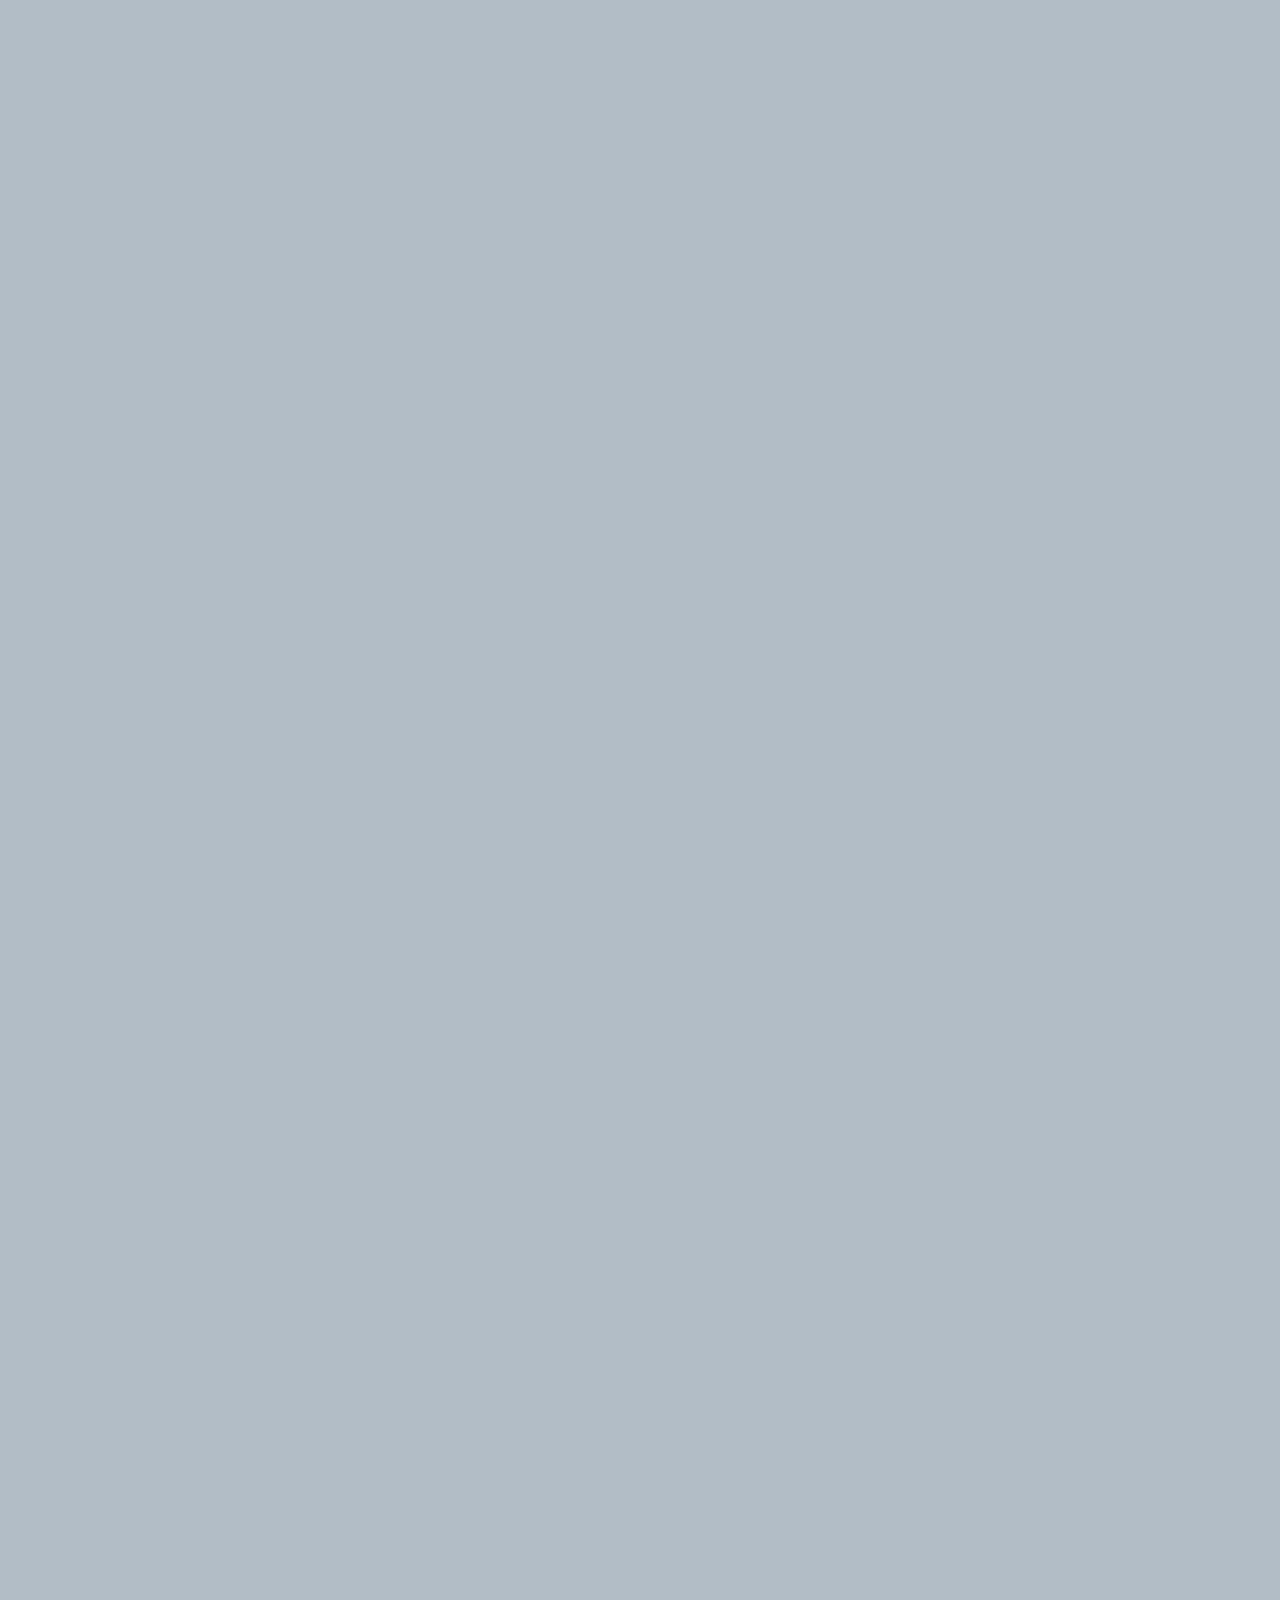
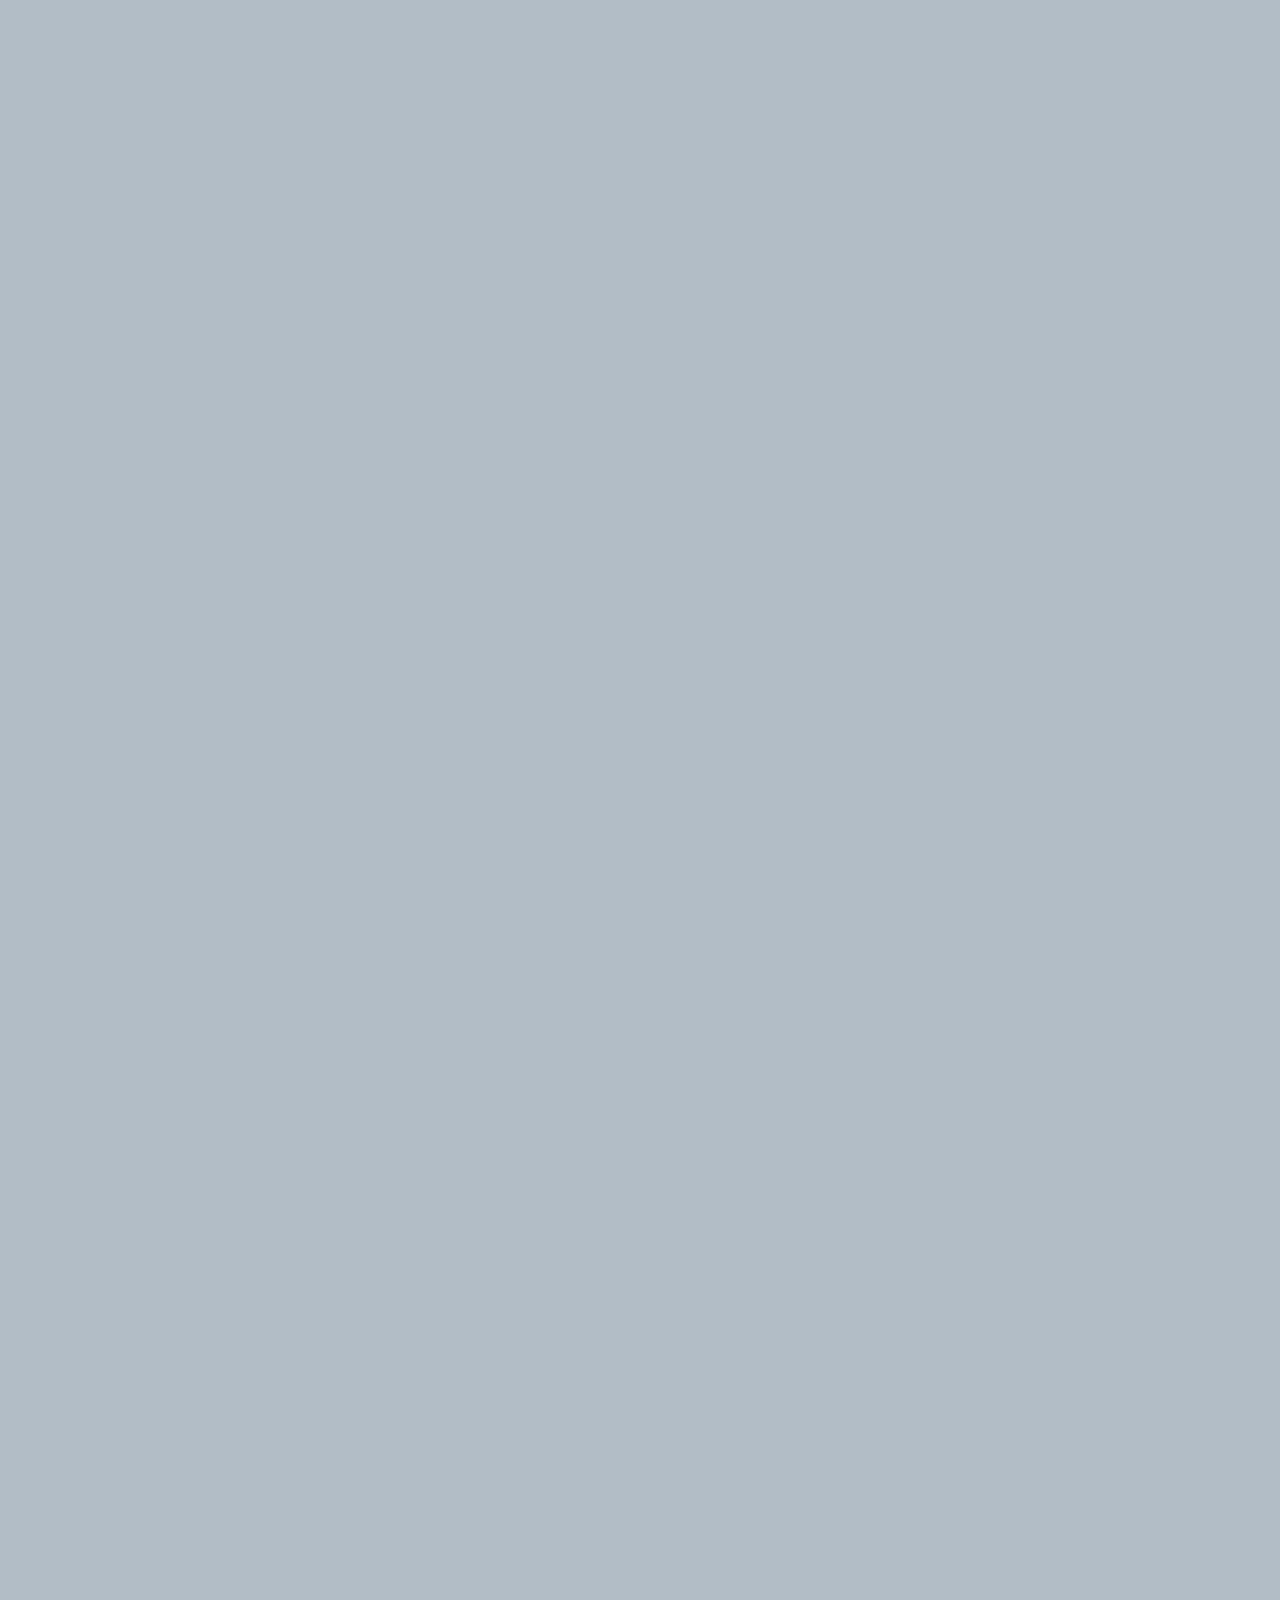
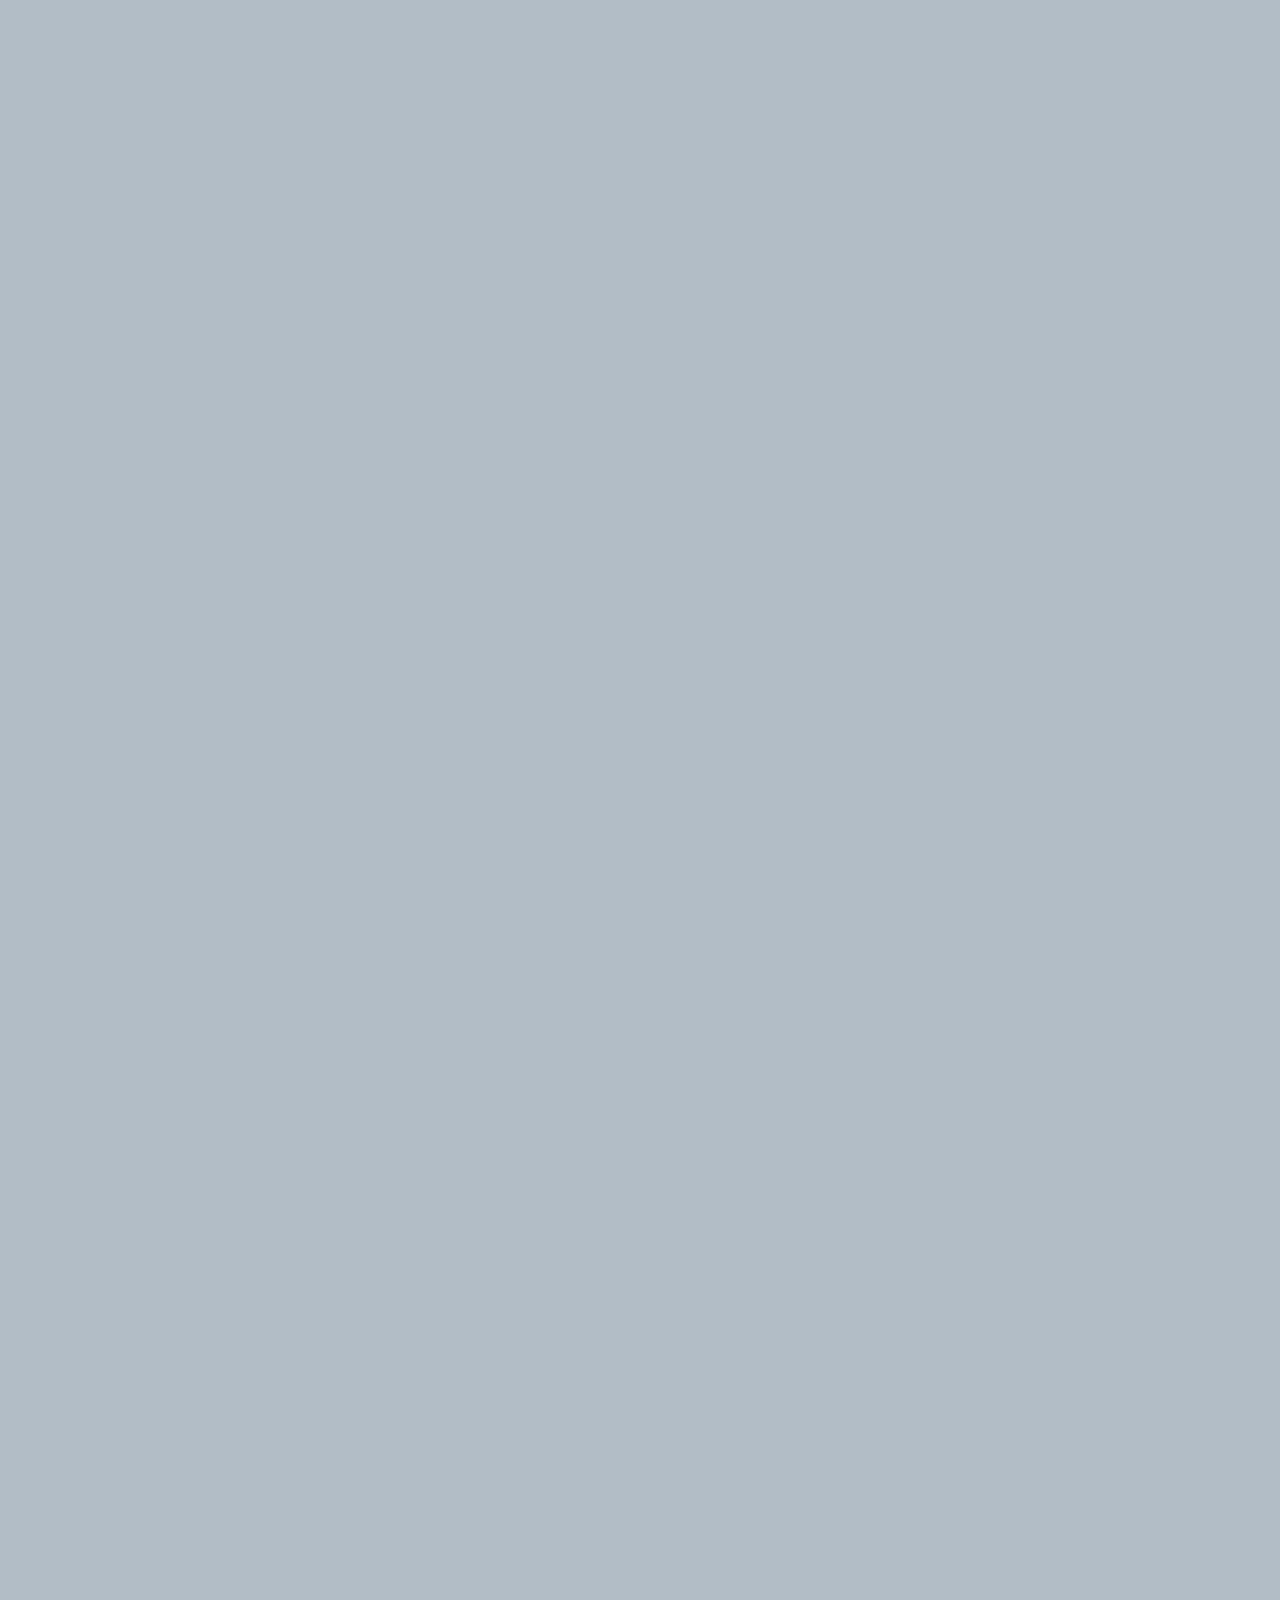
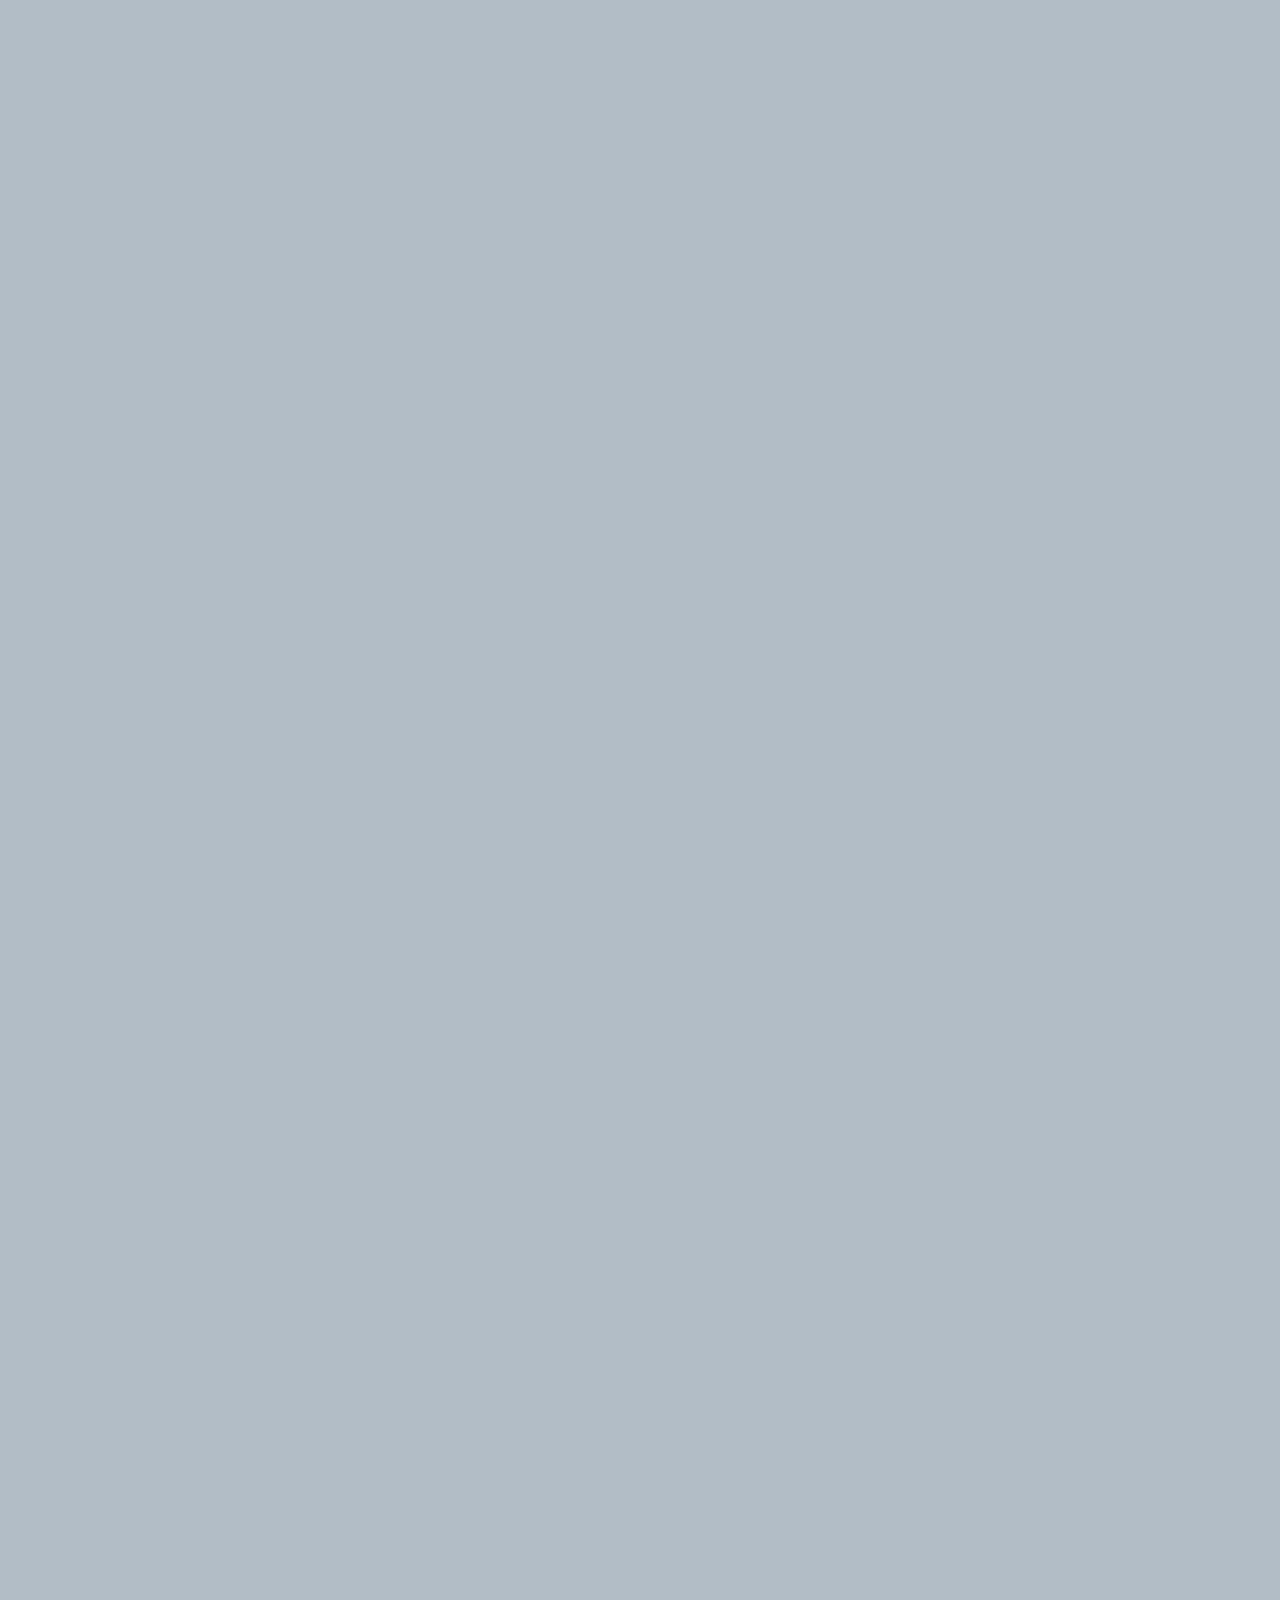
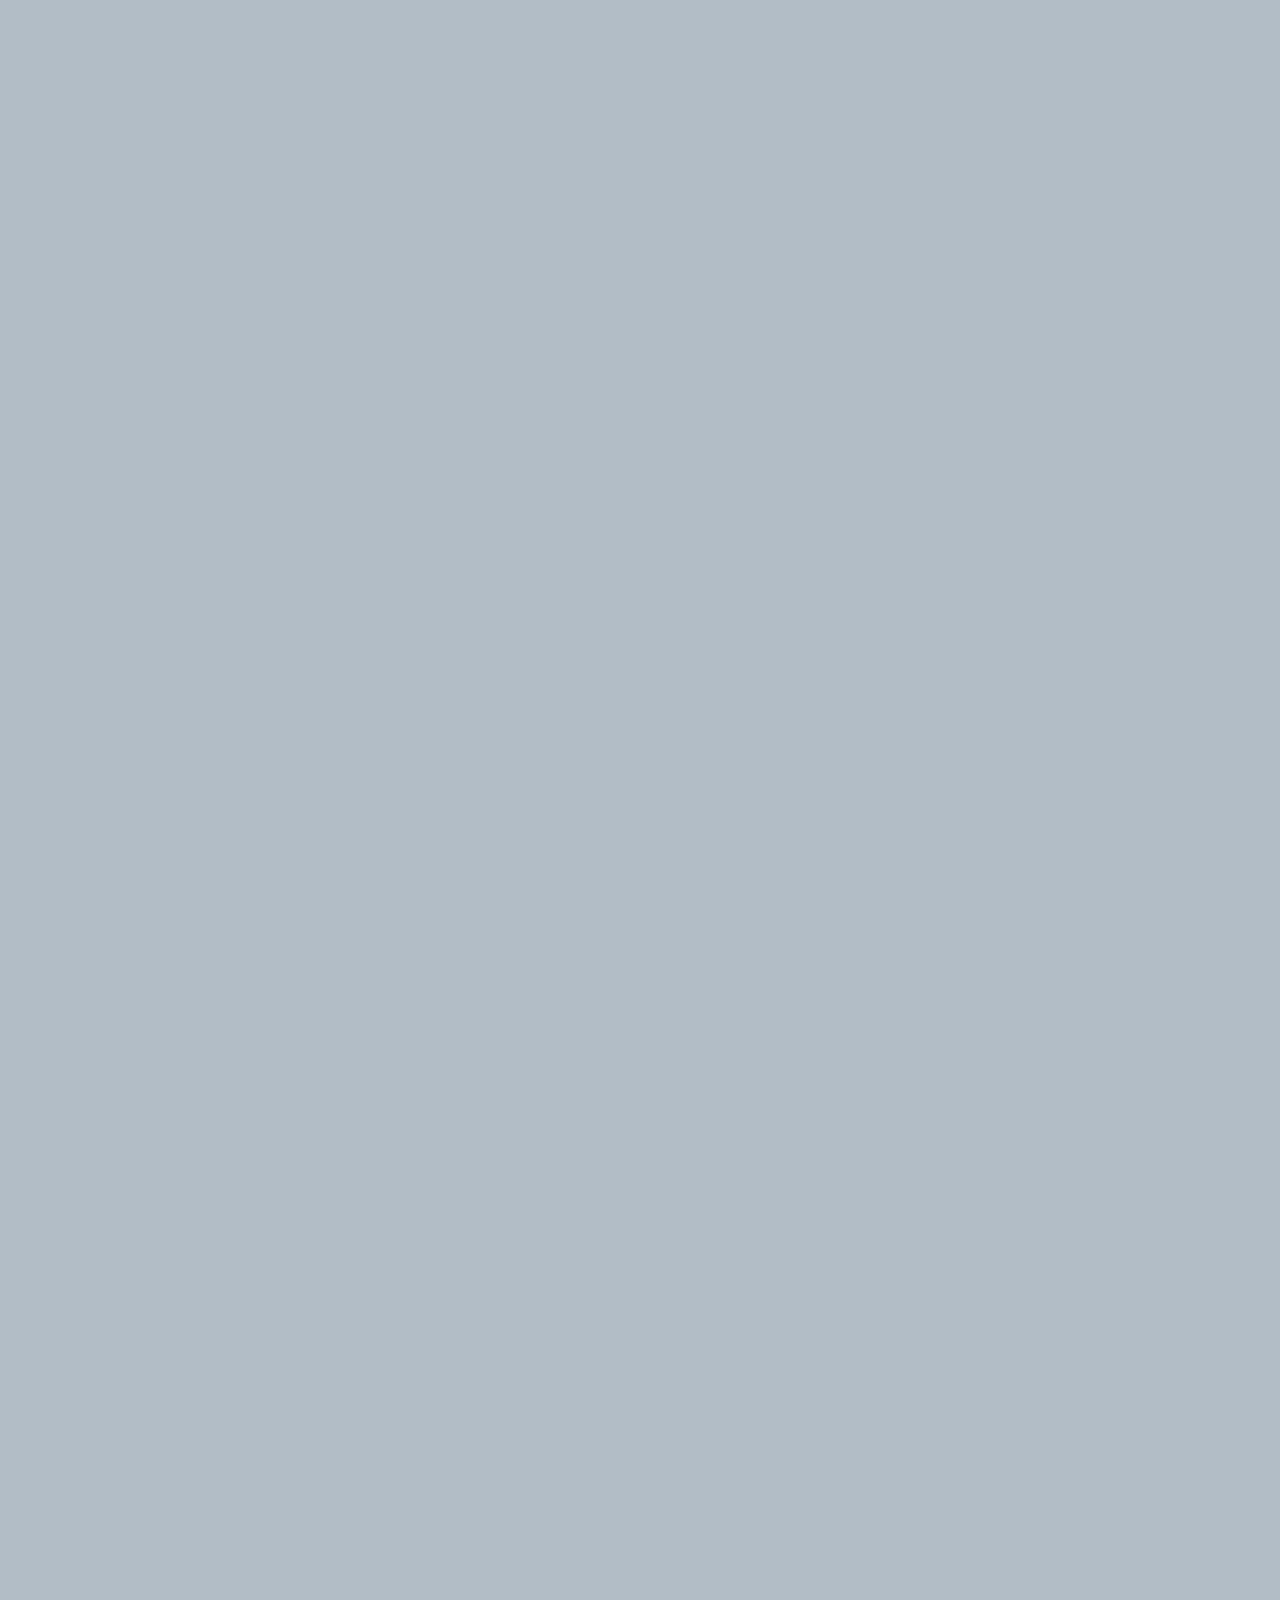
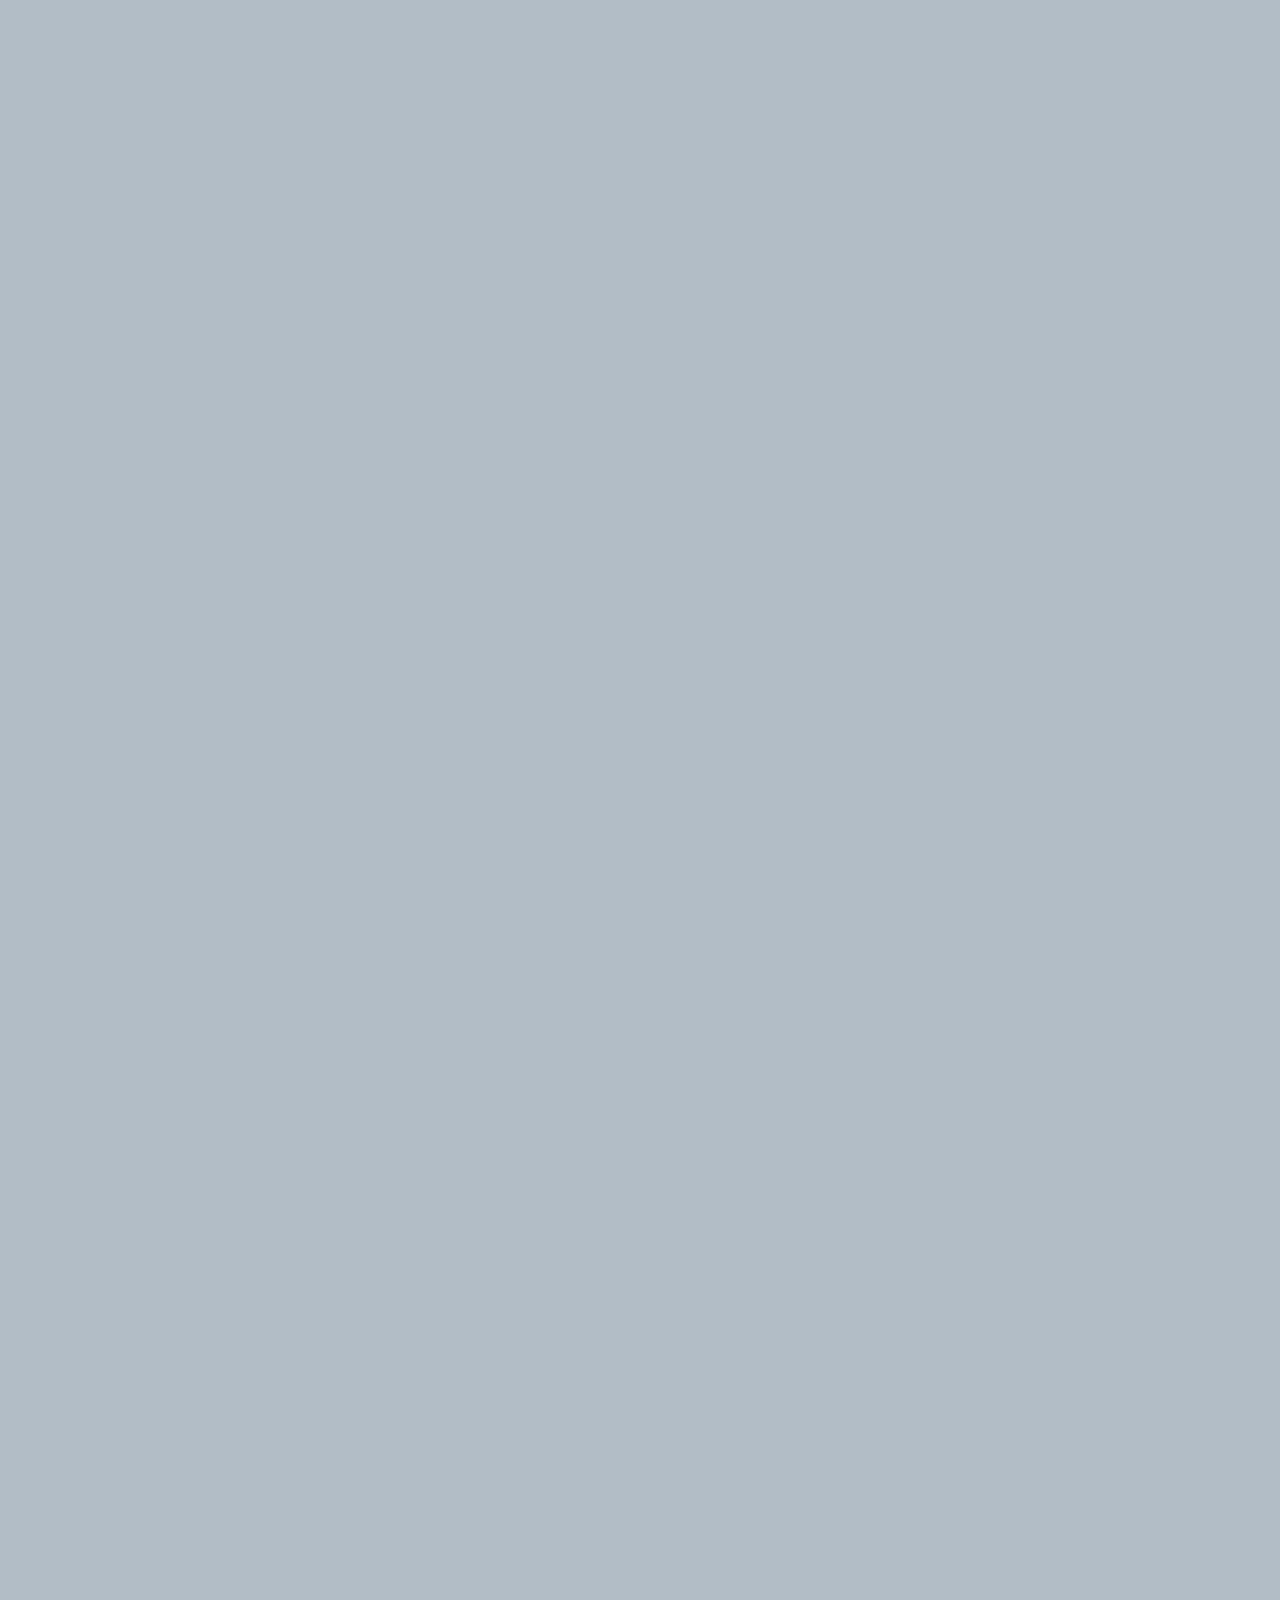
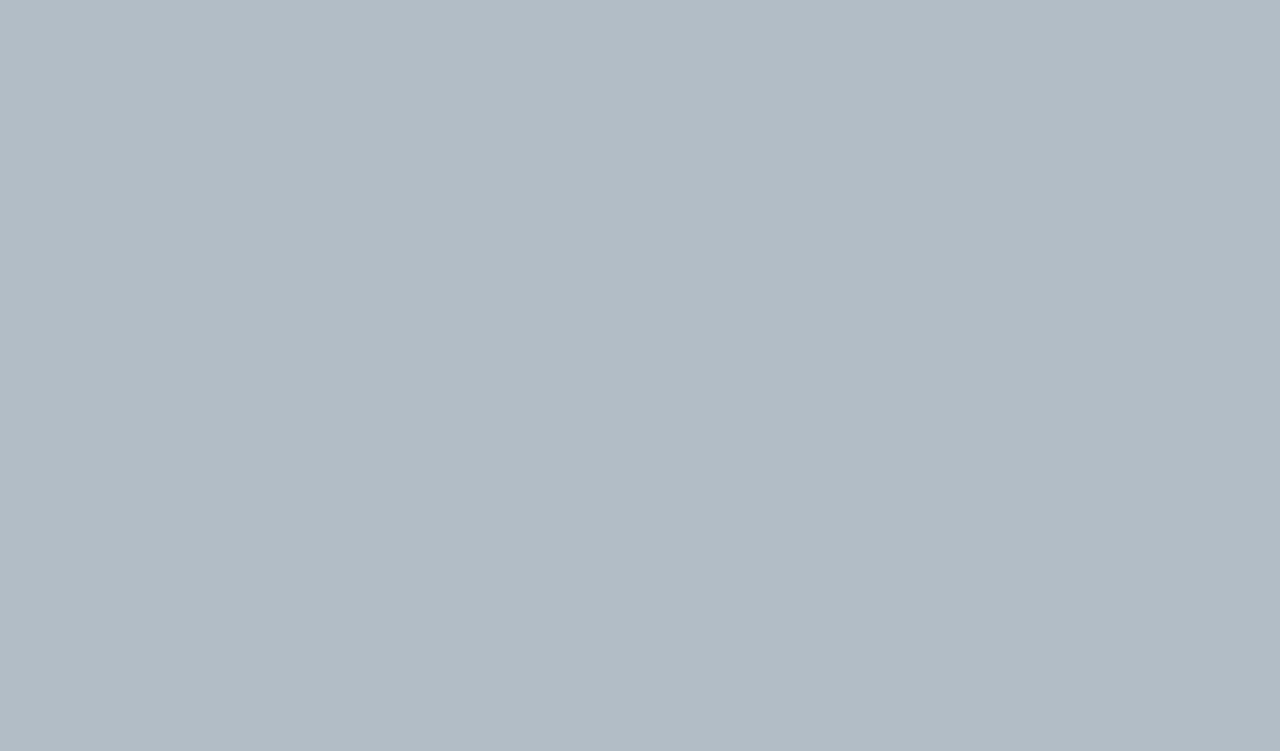
<file: Animations/essai_4/camcam/cubecam.html>
<!DOCTYPE html>
<html lang="fr">
<head>
<meta http-equiv="Content-Type" content="text/html; charset=ISO-8859-1">
<title>cubecam</title>
<style type="text/css">

body{
	background-color:#b2bdc6;
}

.container{

	-webkit-perspective : 1300;
	-moz-perspective : 1300;
	
}
#cube{
-webkit-transform: rotateY(75deg)rotateX(180deg)rotateZ(190deg);
	-moz-transform: rotateY(75deg)rotateX(180deg)rotateZ(190deg);
  	width: 500px;
	height: 500px;
	margin: 0 auto 40px;
	-webkit-transform-style: preserve-3d;
	-webkit-transition: -webkit-transform 2s;
	-moz-transform-style: preserve-3d;
	-moz-transition: -moz-transform 2s;
}

#dessus{
position:absolute;
	background-color:#666666;
	height:500px;
	width:500px;
   	-webkit-transform: rotateX( 90deg )translateZ( -250px );
	-moz-transform: rotateX( 90deg )translateZ( -250px );
}

#dessous{
position:absolute;
	background-color:#666666;
	height:500px;
	width:500px;
   	-webkit-transform: rotateX( 90deg )translateZ( 2250px );
	-moz-transform: rotateX( 90deg )translateZ( 2250px );
}

#face{
display:block;
background-color:#555555;
   	-webkit-transform: translateZ( 250px );
	-moz-transform: translateZ( 250px );
	width:500px;
   	height:500px;
}
#fond{
display:block;
background-color:gray;
	-webkit-transform: translateZ( -250px )translateY( -500px );
	-moz-transform: translateZ( -250px )translateY( -500px );
	width:500px;
   	height:500px;
}
#gauche{
display:block;
background-color:#333333;
	-webkit-transform: rotateY( 90deg ) translateZ( 250px )translateY( -1500px );
	-moz-transform: rotateY( 90deg ) translateZ( 250px )translateY( -1500px );
	width:500px;
   	height:500px;
}
#droite{
display:block;
background-color:#666666;
	-webkit-transform: rotateY( -90deg ) translateZ( 250px)translateY( -1000px );
	-moz-transform: rotateY( -90deg ) translateZ( 250px)translateY( -1000px );
	width:500px;
   	height:500px;
}

</style>

<script type="text/javascript">

var kcubecam={

vaval:0,
vavam:0,
inter:null,
a:0,
tbm:new Array,

azerty:function(sens){

		var elem=document.getElementById("cube");

		if(sens=='droite'){
			this.vaval+=45
			elem.style.WebkitTransform='rotateX('+this.vavam+'deg) rotateZ('+this.vaval+'deg)';
			elem.style.MozTransform='rotateX('+this.vavam+'deg) rotateZ('+this.vaval+'deg)';
		}

		if(sens=='gauche'){
			this.vaval-=45;
			elem.style.WebkitTransform='rotateX('+this.vavam+'deg) rotateZ('+this.vaval+'deg)';
			elem.style.MozTransform='rotateX('+this.vavam+'deg) rotateZ('+this.vaval+'deg)';
		}

		if(sens=='haut'){
			this.vavam+=45;
			elem.style.WebkitTransform='rotateX('+this.vavam+'deg) rotateY('+this.vaval+'deg)';
			elem.style.MozTransform='rotateX('+this.vavam+'deg) rotateY('+this.vaval+'deg)';
		}

		if(sens=='bas'){
			this.vavam-=45;
			elem.style.WebkitTransform='rotateX('+this.vavam+'deg) rotateY('+this.vaval+'deg)';
			elem.style.MozTransform='rotateX('+this.vavam+'deg) rotateY('+this.vaval+'deg)';
		}

	},

	clone0:function(){

	var vivi = document.getElementById('sourcevid');

	var moncanvas2=document.createElement('canvas');
	moncanvas2.width=50;
	moncanvas2.height=50;
	var moncanvas2d=moncanvas2.getContext('2d');
	moncanvas2d.drawImage(vivi,0,0,50,50);
	
	if(kcubecam.tbm.length==0){
		for(var i=0;i<100;i++){
			kcubecam.tbm.push(moncanvas2d.getImageData( 0, 0, 50, 50));
		}
	}
	
	kcubecam.tbm.unshift(moncanvas2d.getImageData( 0, 0, 50, 50));
	kcubecam.tbm.pop();
	
	var can = document.getElementById('fond');
	var canvas1 = document.getElementById('fond').getContext('2d');
	
	for(var i=0;i<10;i++){
		
		for(var j=0;j<10;j++){
			
			canvas1.putImageData(kcubecam.tbm[(i*10)+j],j*50,i*50);
			
		}
	}
	kcubecam.copie(can)
},


clone1:function(){

	var vivi = document.getElementById('sourcevid');
	var can = document.getElementById('fond');
	var canvas1 = can.getContext('2d');
	
	kcubecam.a >= Math.PI*2 ? kcubecam.a=0 : null;
	
	for(var i=50;i<=500;i+=50){
		
		for(var j=50;j<=500;j+=50){
			
			canvas1.save();
			canvas1.translate(j-25,i-25);
			canvas1.rotate(kcubecam.a);
			canvas1.drawImage(vivi,-25,-25,50,50);
			canvas1.restore();
		}
	}
	kcubecam.copie(can);
	canvas1.drawImage(vivi,150,150,200,200);
	kcubecam.a+=Math.PI/32;
	
},

clone2:function(){

	var vivi = document.getElementById('sourcevid');
	var can = document.getElementById('fond');
	var canvas1 = can.getContext('2d');
	
	var z=0;
	
	for(var i=50;i<=500;i+=50){
		
		if (kcubecam.a==3){
			kcubecam.a=1;
			var b=7
		}
		else{
			kcubecam.a=3;
			var b=5;
		}

		for(var j=50;j<=500;j+=50){
			
			if (z==kcubecam.a){
				z=b;
			}
			else{
				z=kcubecam.a;
			}
			canvas1.save();
			canvas1.translate(j-25,i-25);
			canvas1.rotate((Math.PI/8)*z*2);
			canvas1.drawImage(vivi,-25,-25,50,50);
			canvas1.restore();
		}
	}
	kcubecam.copie(can);
	
},

clone3:function(){

	var vivi = document.getElementById('sourcevid');
	var can = document.getElementById('fond');
	var canvas1 = can.getContext('2d');
	
	for(var i=50;i<=500;i+=50){
		
		kcubecam.a=0;
		for(var j=50;j<=500;j+=50){
			
			if (kcubecam.a==2) {
				kcubecam.a=0;
			}
			canvas1.save();
			canvas1.translate(j-25,i-25);
			canvas1.rotate(Math.PI*kcubecam.a);
			canvas1.drawImage(vivi,-25,-25,50,50);
			kcubecam.a+=1/2;
			canvas1.restore();
		}
	}
	kcubecam.copie(can);
	kcubecam.a=0;
},


clone4:function(){

	var vivi = document.getElementById('sourcevid');
	var can = document.getElementById('fond');
	var canvas1 = can.getContext('2d');
	
	for(var i=50;i<=500;i+=50){
		
		for(var j=50;j<=500;j+=50){
		
		if (kcubecam.a==2) {
		kcubecam.a=0;
		}
			canvas1.save()
			canvas1.translate(j-25,i-25);
			
			if(kcubecam.a==1 || kcubecam.a==0){
			canvas1.scale(-1,-1);
			}
			canvas1.drawImage(vivi,-25,-25,50,50);
			kcubecam.a+=1/2;
			canvas1.restore();
		}
	}
	kcubecam.copie(can);
	kcubecam.a=0;
},

clone5:function(){

	var vivi = document.getElementById('sourcevid');
	var can = document.getElementById('fond');
	var canvas1 = can.getContext('2d');
	
	for(var i=50;i<=500;i+=50){
		
		for(var j=50;j<=500;j+=50){
		
		if (kcubecam.a==2) {
		kcubecam.a=0;
		}
		
			canvas1.save();
			canvas1.translate(j-25,i-25)
			
			if(kcubecam.a==1 || kcubecam.a==0){
			canvas1.scale(-1,1);
			}
			canvas1.drawImage(vivi,-25,-25,50,50);
			kcubecam.a+=1/2;
			canvas1.restore();
		}
	}
	kcubecam.copie(can);
	kcubecam.a=0;
},

clone6:function(){
	var vivi = document.getElementById('sourcevid');
	var can = document.getElementById('fond');
	var canvas1 = can.getContext('2d');
	
	for(var i=50;i<=500;i+=50){
		
		for(var j=50;j<=500;j+=50){
		
		if (kcubecam.a==2) {
		kcubecam.a=0;
		}
		
			canvas1.save();
			canvas1.translate(j-25,i-25)
			
			if(kcubecam.a==1 || kcubecam.a==0){
			canvas1.scale(1,-1);
			}
			canvas1.drawImage(vivi,-25,-25,50,50);
			kcubecam.a+=1/2;
			canvas1.restore();
		}
	}
	kcubecam.copie(can);
	kcubecam.a=0;
},

clone7:function(){
	var vivi = document.getElementById('sourcevid');
	var can = document.getElementById('fond');
	var canvas1 = can.getContext('2d');
	
	for(var i=50;i<=500;i+=50){
		
		for(var j=50;j<=500;j+=50){
		
		if (kcubecam.a==2) {
		kcubecam.a=0;
		}
			canvas1.save();
			canvas1.translate(j-25,i-25)
			
			if(kcubecam.a==0 || kcubecam.a==1.5){
			canvas1.scale(-1,1);
			}
			canvas1.drawImage(vivi,-25,-25,50,50);
			kcubecam.a+=1/2;
			canvas1.restore();
		}
	}
	kcubecam.copie(can)
	kcubecam.a=0
},

clone8:function(){
	var vivi = document.getElementById('sourcevid');
	var can = document.getElementById('fond');
	var canvas1 = can.getContext('2d');
	
	for(var i=50;i<=500;i+=50){
	
		for(var j=50;j<=500;j+=50){
		
		if (kcubecam.a==2) {
		kcubecam.a=0;
		}
		
			canvas1.save();
			canvas1.translate(j-25,i-25);
			
			if(kcubecam.a==1 || kcubecam.a==1.5){
			canvas1.scale(1,-1);
			}
			canvas1.drawImage(vivi,-25,-25,50,50);
			kcubecam.a+=1/2;
			canvas1.restore();
		}
	}
	kcubecam.copie(can);
	kcubecam.a=0;
},




clone9:function(){

	var vivi = document.getElementById('sourcevid');

	var moncanvas2=document.createElement('canvas');
	moncanvas2.width=500;
	moncanvas2.height=500;
	var moncanvas2d=moncanvas2.getContext('2d');
	moncanvas2d.drawImage(vivi,0,0,500,500);
	
	var idata=moncanvas2d.getImageData( 0, 0, 500, 500);
	var data =  idata.data;
	var nbdcoul=32
	
	for(var i = 0; i < data.length; i++) {
				
		if (data[i]>nbdcoul*0 && data[i]<nbdcoul*1){
     	data[i]=-nbdcoul*0;
		}
		
		if (data[i]>nbdcoul*1 && data[i]<nbdcoul*2){
		data[i]=nbdcoul*1;
		}
		
		if (data[i]>nbdcoul*2 && data[i]<nbdcoul*3){
		data[i]=nbdcoul*2;
		}
		
		if (data[i]>nbdcoul*3 && data[i]<nbdcoul*4){
		data[i]=nbdcoul*3;
		}
		
		if (data[i]>nbdcoul*4 && data[i]<nbdcoul*5){
		data[i]=nbdcoul*4;
		}
		
		if (data[i]>nbdcoul*5 && data[i]<nbdcoul*6){
		data[i]=nbdcoul*5;
		}
		
		if (data[i]>nbdcoul*6 && data[i]<nbdcoul*7){
		data[i]=nbdcoul*6;
		}
		
		if (data[i]>nbdcoul*7 && data[i]<nbdcoul*8){
		data[i]=nbdcoul*7;
		}
		
		if (data[i]>nbdcoul*8 && data[i]<nbdcoul*9){
		data[i]=nbdcoul*8;
		}
		
		}
	
	var can = document.getElementById('fond');
	var canvas1 = document.getElementById('fond').getContext('2d');
	
			canvas1.putImageData(idata,0,0);
			
	kcubecam.copie(can)
},


clone10:function(){
	var vivi = document.getElementById('sourcevid');

	var moncanvas2=document.createElement('canvas');
	moncanvas2.width=500;
	moncanvas2.height=500;
	var moncanvas2d=moncanvas2.getContext('2d');
	moncanvas2d.drawImage(vivi,0,0,500,500);
	
		
	var idata=moncanvas2d.getImageData( 0, 0, 500, 500);
	var data =  idata.data;
	
	for(var i = 0; i < data.length; i+=4){
		var r = data[i];
		var g = data[i+1];
		var b = data[i+2];
		var noireblanc = (0.299*r+0.587*g+0.0721*b);
		data[i] = noireblanc;
		data[i+1] = noireblanc;
		data[i+2] = noireblanc;
	}
	
		var can = document.getElementById('fond');
	var canvas1 = document.getElementById('fond').getContext('2d');
	
	
			
			canvas1.putImageData(idata,0,0);
			

	kcubecam.copie(can)
},


clone11:function(){

	var vivi = document.getElementById('sourcevid');

	var moncanvas2=document.createElement('canvas');
	moncanvas2.width=500;
	moncanvas2.height=500;
	var moncanvas2d=moncanvas2.getContext('2d');
	moncanvas2d.drawImage(vivi,0,0,500,500);
	var idata=moncanvas2d.getImageData( 0, 0, 500, 500);
	var data =  idata.data;
	var taille=500*4
	var pixeli=12
	
	for(var i = 0; i < data.length; i+=taille*pixeli){
		
		for(var j = 0; j < taille; j+=pixeli*4){
			
			var coulcourante1=data[i+j];
			var coulcourante2=data[i+j+1];
			var coulcourante3=data[i+j+2];
			
			for(var k = 0; k < pixeli*4; k+=4){

				for(var l = 0; l < pixeli; l+=1){
					
					data[i+j+k+(taille*l)]=coulcourante1;
					data[i+j+k+1+(taille*l)]=coulcourante2;
					data[i+j+k+2+(taille*l)]=coulcourante3;
				}
			}
		}
	}
	var can = document.getElementById('fond');
	var canvas1 = document.getElementById('fond').getContext('2d');
	
	
	idata.data=data
	canvas1.putImageData(idata,0,0);
	

	kcubecam.copie(can)
},



clone122:function(){

	var vivi = document.getElementById('sourcevid');

	var moncanvas2=document.createElement('canvas');
	moncanvas2.width=500;
	moncanvas2.height=500;
	var moncanvas2d=moncanvas2.getContext('2d');
	moncanvas2d.drawImage(vivi,0,0,500,500);
	var idata=moncanvas2d.getImageData( 0, 0, 500, 500);
	var data =  idata.data;
	var taille=500*4
	var pixeli=40
	
	for(var i = 0; i < data.length; i+=taille*2){
		
		for(var j = 0; j < taille; j+=pixeli){
			
			var coulcourante1=data[i+j];
			var coulcourante2=data[i+j+1];
			var coulcourante3=data[i+j+2];
			
			for(var k = 0; k < pixeli; k+=4){	
				data[i+j+k]=coulcourante1;
				data[i+j+k+1]=coulcourante2;
				data[i+j+k+2]=coulcourante3;
				
				data[i+j+k+taille]=coulcourante1;
				data[i+j+k+1+taille]=coulcourante2;
				data[i+j+k+2+taille]=coulcourante3;
				
			}
			
		}
		
	}
	
	var can = document.getElementById('fond');
	var canvas1 = document.getElementById('fond').getContext('2d');
	
	
	idata.data=data
	canvas1.putImageData(idata,0,0);
	

	kcubecam.copie(can)
},


clone12:function(){

	var vivi = document.getElementById('sourcevid');

	var moncanvas2=document.createElement('canvas');
	moncanvas2.width=500;
	moncanvas2.height=500;
	var moncanvas2d=moncanvas2.getContext('2d');
	moncanvas2d.drawImage(vivi,0,0,500,500);
	var idata=moncanvas2d.getImageData( 0, 0, 500, 500);
	var data =  idata.data;
	var taille=500*4
	var pixeli=1
	
	for(var i = 0; i < data.length; i+=taille*pixeli){
		
		for(var j = 0; j < taille; j+=pixeli*4){
			
			var coulcourante1=data[i+j];
			var coulcourante2=data[i+j+1];
			var coulcourante3=data[i+j+2];
			
			for(var k = 1; k < pixeli*4; k+=4){

				for(var l = 0; l < pixeli; l+=1){
					
					data[i+j+k+(taille*l)]=coulcourante1;
					data[i+j+k+1+(taille*l)]=coulcourante2;
					data[i+j+k+2+(taille*l)]=coulcourante3;
				}
			}
		}
	}
	var can = document.getElementById('fond');
	var canvas1 = document.getElementById('fond').getContext('2d');
	
	
	idata.data=data
	canvas1.putImageData(idata,0,0);
	

	kcubecam.copie(can)
},



copie:function(can){

	document.getElementById('droite').getContext('2d').drawImage(can,0,0);
	document.getElementById('gauche').getContext('2d').drawImage(can,0,0);
	document.getElementById('face').getContext('2d').drawImage(can,0,0);
	document.getElementById('dessus').getContext('2d').drawImage(can,0,0);
	document.getElementById('dessous').getContext('2d').drawImage(can,0,0);
},
}

function dispatche(effet){

	clearInterval(kcubecam.inter);
	kcubecam.a=0;

	switch(effet){
	
	case 'retard':
		kcubecam.inter=setInterval(kcubecam.clone0,40);
		break;
	case 'rond':
		kcubecam.a=3;
		kcubecam.inter=setInterval(kcubecam.clone1,40,kcubecam.a);
		break;
	case 'carre':
		kcubecam.inter=setInterval(kcubecam.clone2,40,kcubecam.a);
		break;
	case 'dr':
		kcubecam.inter=setInterval(kcubecam.clone3,40,kcubecam.a);
		break;
	case 'dz':
		kcubecam.inter=setInterval(kcubecam.clone4,40,kcubecam.a);
		break;
	case 'db':
		kcubecam.inter=setInterval(kcubecam.clone5,40,kcubecam.a);
		break;
	case 'dc':
		kcubecam.inter=setInterval(kcubecam.clone6,40,kcubecam.a);
		break;
	case 'dd':
		kcubecam.inter=setInterval(kcubecam.clone7,40,kcubecam.a);
		break;
	case 'de':
		kcubecam.inter=setInterval(kcubecam.clone8,40,kcubecam.a);
		break;
	case 'coul':
		kcubecam.inter=setInterval(kcubecam.clone9,40,kcubecam.a);
		break;
	case 'nb':
		kcubecam.inter=setInterval(kcubecam.clone10,40,kcubecam.a);
		break;
	case 'pixi':
		kcubecam.inter=setInterval(kcubecam.clone11,40,kcubecam.a);
		break;
	case 'pixa':
		kcubecam.inter=setInterval(kcubecam.clone12,40,kcubecam.a);
		break;
		
	}
}

function init() {

	video = document.getElementById('sourcevid');
	
	if (navigator.getUserMedia) {
		
		navigator.getUserMedia('video', successCallback, errorCallback);
		
		function successCallback(stream) {
			video.src = stream;
			video.play();
		}
		function errorCallback(error) {
			alert('code erreur' + error.code + ']');
			return;
		}	
		
		
	}
	
	else if (navigator.mozGetUserMedia) {
		
		window.navigator.mozGetUserMedia({video:true},
		
		function (stream) {
			video.mozSrcObject = stream;
			video.play();
		},

		function (error) {
			alert('code erreur' + error.code + ']');
			return;
		})
		
	}

	else if (navigator.webkitGetUserMedia) {


		window.navigator.webkitGetUserMedia({video: true},
		
		function (stream) {
			
			video.src = window.webkitURL.createObjectURL(stream);
			video.play();
		},
		function (error) {
			alert('code erreur' + error.code + ']');
			return;
		})
	}
}

window.onload = init;

</script>

</head>
<body>

<video id="sourcevid" autoplay="true" height='500' width='500' style='display:none'></video>

<div class="container" id="container" style='height:500px;width:500px;margin:auto'>
        
	<div id="cube" class="rotation" >
		<canvas id="dessus" height='500'width='500'></canvas>
		<canvas id="face" height='500'width='500'></canvas>
		<canvas id="fond" height='500'width='500'></canvas>
		<canvas id="droite" height='500'width='500'></canvas>
		<canvas id="gauche" height='500'width='500'></canvas>
		<canvas id="dessous" height='500'width='500'></canvas>
	</div>
</div>
<br>
<div class='bouton' style='margin-top:-100px'>

	<button onclick='kcubecam.azerty("gauche")'>gauche</button>
	<button onclick='kcubecam.azerty("droite")'>droite</button>
	<button onclick='kcubecam.azerty("haut")'>haut</button>
	<button onclick='kcubecam.azerty("bas")'>bas</button>
	<br>
	<button onclick='dispatche("retard")' style='height:40px;width:50px;margin:auto'>effet 0</button>
	<button onclick='dispatche("rond")' style='height:40px;width:50px;margin:auto'>effet 1</button>
	<button onclick='dispatche("carre")' style='height:40px;width:50px;margin:auto'>effet 2</button>
	<button onclick='dispatche("dr")' style='height:40px;width:50px;margin:auto'>effet 3</button>
	<button onclick='dispatche("dz")' style='height:40px;width:50px;margin:auto'>effet 4</button>
	<br>
	<button onclick='dispatche("db")' style='height:40px;width:50px;margin:auto'>effet 5</button>
	<button onclick='dispatche("dc")' style='height:40px;width:50px;margin:auto'>effet 6</button>
	<button onclick='dispatche("dd")' style='height:40px;width:50px;margin:auto'>effet 7</button>
	<button onclick='dispatche("de")' style='height:40px;width:50px;margin:auto'>effet 8</button>
	<button onclick='dispatche("coul")' style='height:40px;width:50px;margin:auto'>effet 9</button>
	<br>
	<button onclick='dispatche("nb")' style='height:40px;width:50px;margin:auto'>effet 10</button>
	<button onclick='dispatche("pixi")' style='height:40px;width:50px;margin:auto'>effet 11</button>
	<button onclick='dispatche("pixa")' style='height:40px;width:50px;margin:auto'>effet 12</button>
	</div>
<br><br><br><br><br><br><br><br><br><br><br><br><br><br><br><br><br><br><br><br><br><br><br><br><br><br><br><br><br><br><br><br><br><br><br><br><br><br><br><br><br><br><br><br><br><br><br><br><br><br><br><br><br><br><br><br><br><br><br><br><br><br><br><br><br><br><br><br><br><br><br><br><br><br><br><br><br><br><br><br><br><br><br><br><br><br><br><br><br><br><br><br><br><br><br><br><br><br><br><br><br><br><br><br><br><br><br><br><br><br><br><br><br><br><br><br><br><br><br><br><br><br><br><br><br><br><br><br><br><br><br><br><br><br><br><br><br><br><br><br><br><br><br><br><br><br><br><br><br><br><br><br><br><br><br><br><br><br><br><br><br><br><br><br><br><br><br><br><br><br><br><br><br><br><br><br><br><br><br><br><br><br><br><br><br><br><br><br><br><br><br><br><br><br><br><br><br><br><br><br><br><br><br><br><br><br><br><br><br><br><br><br><br><br><br><br><br><br><br><br><br><br><br><br><br><br><br><br><br><br><br><br><br><br><br><br><br><br><br><br><br><br><br><br><br><br><br><br><br><br><br><br><br><br><br><br><br><br><br><br><br><br><br><br><br><br><br><br><br><br><br><br><br><br><br><br><br><br><br><br><br><br><br><br><br><br><br><br><br><br><br><br><br><br><br><br><br><br><br><br><br><br><br><br><br><br><br><br><br><br><br><br><br><br><br><br><br><br><br><br><br><br><br><br><br><br><br><br><br><br><br><br><br><br><br><br><br><br><br><br><br><br><br><br><br><br><br><br><br><br><br><br><br><br><br><br><br><br><br><br><br><br><br><br><br><br><br><br><br><br><br><br><br><br><br><br><br><br><br><br><br><br><br><br><br><br><br><br><br><br><br><br><br><br><br><br><br><br><br><br><br><br><br><br><br><br><br><br><br><br><br><br><br><br><br><br><br><br><br><br><br><br><br><br><br><br><br><br><br><br><br><br><br><br><br><br><br><br><br><br><br><br><br><br><br><br><br><br><br><br><br><br><br><br><br><br><br><br><br><br><br><br><br><br><br><br><br><br><br><br><br><br><br><br><br><br><br><br><br><br><br><br><br><br><br><br><br><br><br><br><br><br><br><br><br><br><br><br><br><br><br><br><br><br><br><br><br><br><br><br><br><br><br><br><br><br><br><br><br><br><br><br><br><br><br><br><br><br><br><br><br><br><br><br><br><br><br><br><br><br><br><br><br><br><br><br><br><br><br><br><br><br><br><br><br><br><br><br><br><br><br><br><br><br><br><br><br><br><br><br><br><br><br><br><br><br><br><br><br><br><br><br><br><br><br><br><br><br><br><br><br><br><br><br><br><br><br><br><br><br><br><br><br><br><br><br><br><br><br><br><br><br><br><br><br><br><br><br><br><br><br><br><br><br><br><br><br><br><br><br><br><br>
</body>
</html>
</file>
<file: MASTERMIND/CSS_script/popup.css>
/* The Modal (background) */
.modal {
    display: none;
    position: fixed;
    z-index: 1;
    padding-top: 100px;
    left: 0;
    top: 0;
    width: 100%;
    height: 100%;
    overflow: auto;
    /*background-color: rgb(0,0,0);
    background-color: rgba(0,0,0,0.4);*/
    background-image:url("../pictures/3.jpg");
    border-radius: 10px;
}

/* Modal Content */
.modal-content {
    position: relative;
    background-color: #fefefe;
    margin: auto;
    padding: 0;
    border: 1px solid #888;
    width: 80%;
    box-shadow: 0 4px 8px 0 rgba(0,0,0,0.2),0 6px 20px 0 rgba(0,0,0,0.19);
    -webkit-animation-name: animatetop;
    -webkit-animation-duration: 0.4s;
    animation-name: animatetop;
    animation-duration: 0.4s;
    background-image:url("../pictures/3.jpg");
}

/* Add Animation */
@-webkit-keyframes animatetop {
    from {top:-300px; opacity:0}
    to {top:0; opacity:1}
}

@keyframes animatetop {
    from {top:-300px; opacity:0}
    to {top:0; opacity:1}
}

/* The Close Button */
.close {
    color: white;
    float: right;
    font-size: 28px;
    font-weight: bold;
}

.close:hover,
.close:focus {
    color: #000;
    text-decoration: none;
    cursor: pointer;
}

.modal-header {
    padding: 2px 16px;
    background-color: black;
    color: white;
      border-radius: 10px;
}

.modal-body {
  padding: 2px 16px;
  background-image:url("../pictures/3.jpg");
  border-radius: 10px;
}

.modal-footer {
    padding: 2px 16px;
    background-color: black;
    color: white;
    border-radius: 10px;
}




@import url(http://fonts.googleapis.com/css?family=Open+Sans:300);

#horloge{
  position: absolute;
  width: 200px;
  height: 65px;
  text-align :center;
  line-height: 120px;
  left: 96%;
  top: 1%;
  transform: translate(-50%,-50%);
  border-radius: 30px;
  font-size: 30px;
  letter-spacing:5px;
  color: rgba(255,255,255,1);
  color: darkblue;
}






body {
  font-family: Arial, sans-serif;
  background: black;
}

h1 {
  text-align: center;
  font-family: Tahoma, Arial, sans-serif;
  color: #06D85F;
  margin: 80px 0;
}



/*
------------------------------------------------
    MESSAGE REGLES
------------------------------------------------
*/




a.info
{
    position:absolute;
    top:2%;
    left:5%;
    z-index:24; background-color:#ddd;
    color:#000;
    text-decoration:none;
    border-radius: 10px;
    padding: 1px 1px 1px 1px;

}

a.info:hover {z-index:25; background-color:#ff0}

a.info span{display: none}

a.info:hover span
{
    display:block;
    position:absolute;
    top:10%; left:30%; width:900px;
    border:1px solid #0cf;
    background-color:#555; color:#fff;
    border-radius: 20px;
    padding: 20px 20px 20px 20px;
}
</file>
<file: MASTERMIND/CSS_script/desk.css>
body {
color:darkblue;
background-color:white;
background-image:url(../pictures/3.jpg);
}

#desk{
  position:absolute;
  left: 40%;
}

table {
  margin-top: 30px;
  height: 80%;
}

table tr th {
  height: 20%;
  color: blue;
  text-align: center;
}

table tr td {
  border: 2px ridge black;
  height: 20px;
  width: 50px;
  text-align: center;
}

#red{
  background-color: red;
  width: 5px;
  height: 5px;
  border: 1px solid black;
}

#white{
  background-color: white;
  width: 5px;
  height: 5px;
  border: 1px solid black;
}
.container {
  position: absolute;
  top: 50%;
  left: 80%;
  margin-left: -64.5px;
  margin-top: -85.5px;
}

.ghost {
  animation: float 3s ease-out infinite;
}

@keyframes float {
  50% {
     transform: translate(0, 20px);
  }
}
.shadowFrame {
  width: 130px;
  margin-top: 15px;
}
.shadow {
  animation: shrink 3s ease-out infinite;
  transform-origin: center center;
  ellipse {
    transform-origin: center center;
  }
}

@keyframes shrink {
  0% {
    width: 90%;
    margin: 0 5%;
  }
  50% {
    width: 60%;
    margin: 0 18%;
  }
  100% {
    width: 90%;
    margin: 0 5%;
  }
}




/*  resultGame  */

#resultGame{
  position: absolute;
  top:35%;
  left:55%;
}
</file>
<file: MASTERMIND/CSS_script/konami.css>
#konami{
  position:absolute;
  left: 20%;
}

#tableKonami {
  height: 80%;
  margin-top: 0;
}

#trKonami {
  height: 20%;
  color: blue;
  text-align: center;
}

#trKonami #tdKonami{
  border: 2px solid black;
  height: 20px;
  width: 50px;
  text-align: center;
}
</file>
